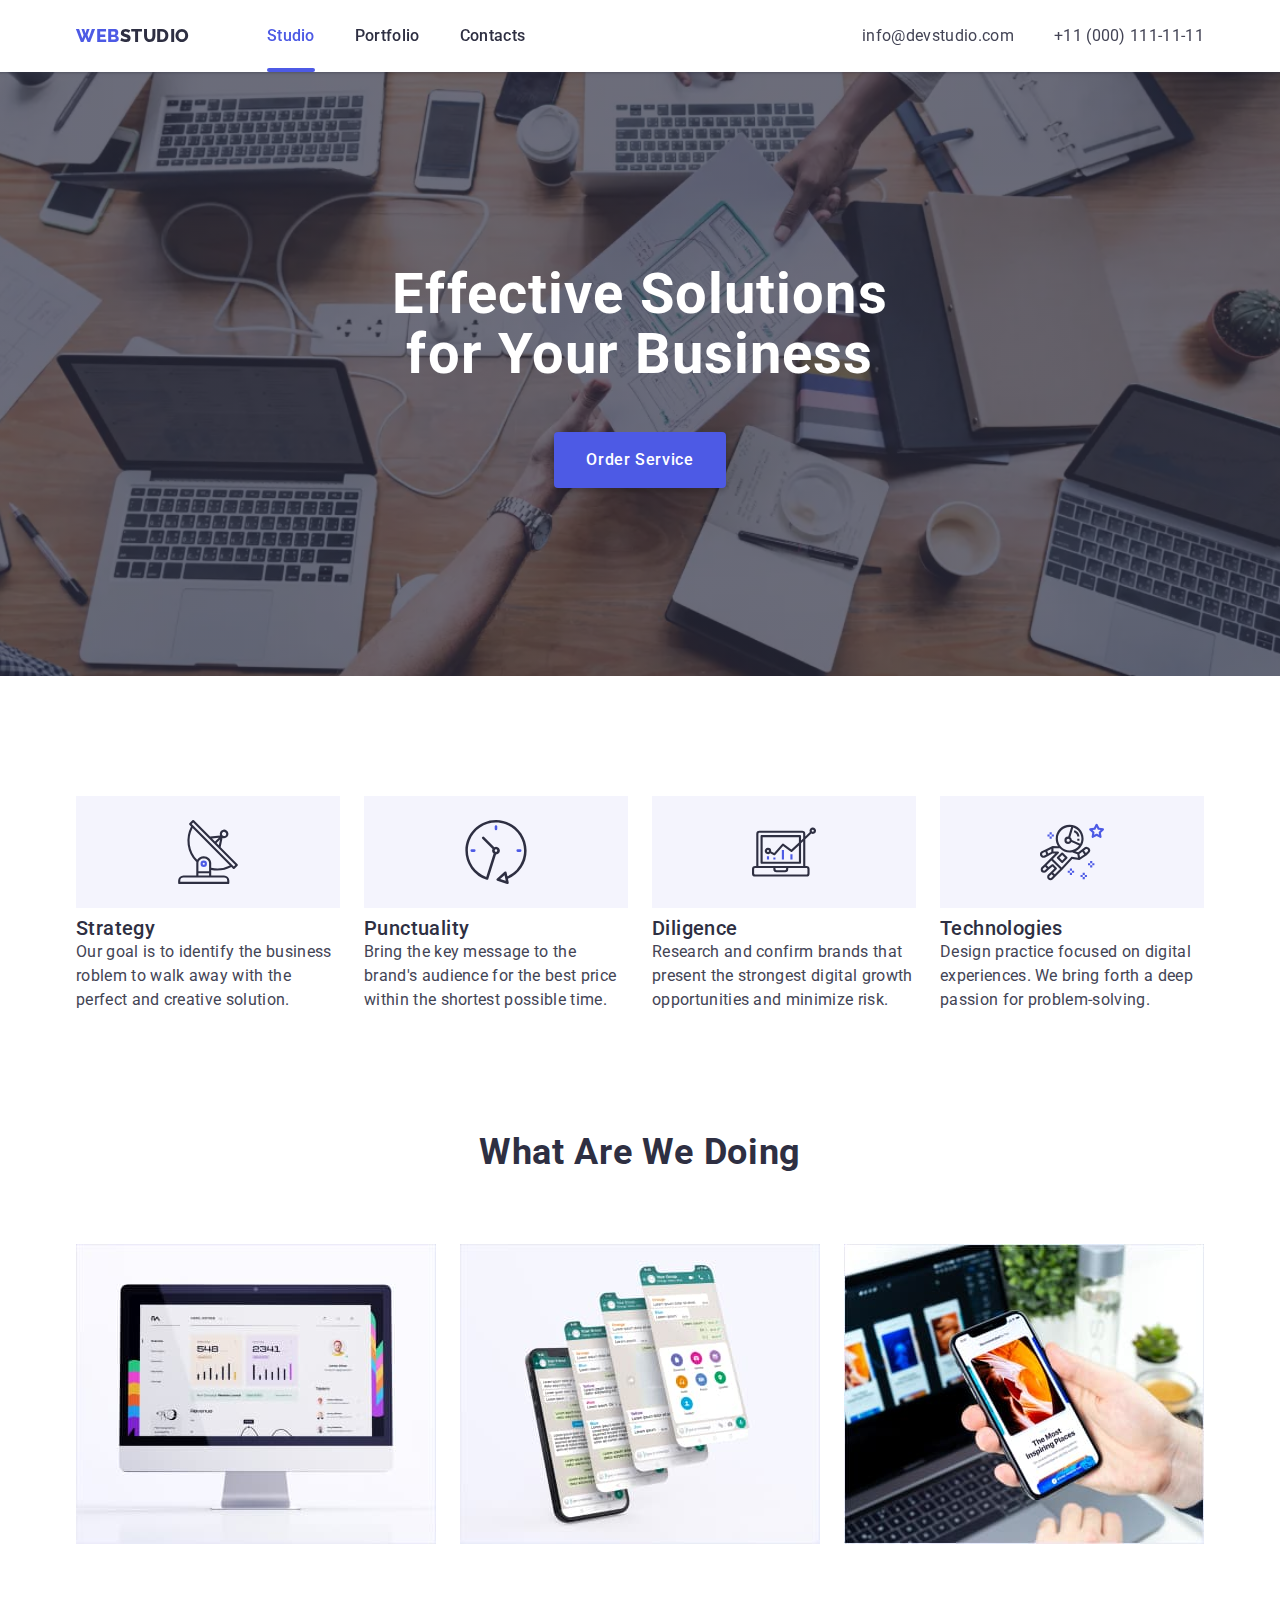
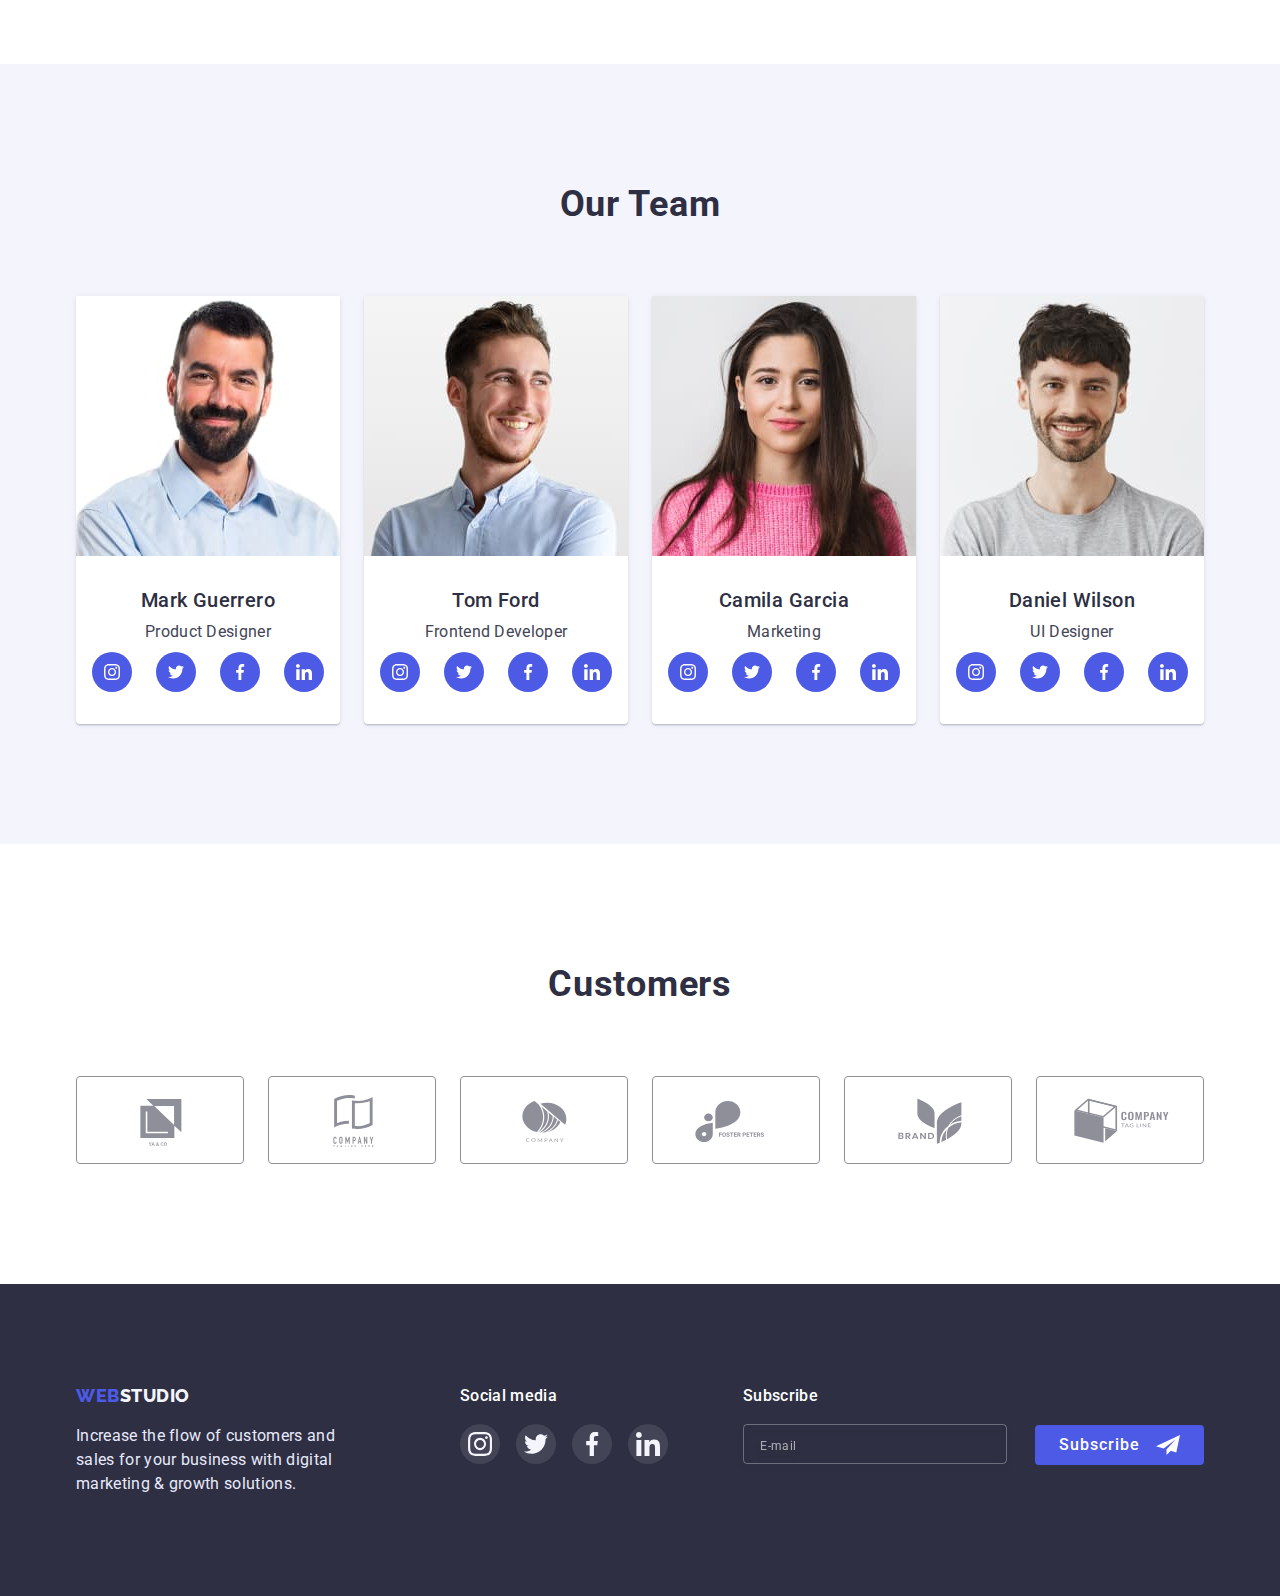
<file: index.html>
<!DOCTYPE html>
<html lang="en">
  <head>
    <meta charset="UTF-8" />
    <meta http-equiv="X-UA-Compatible" content="IE=edge" />
    <meta name="viewport" content="width=device-width, initial-scale=1.0" />
    <title>WebStudio</title>
    <!-- Fonts link -->
    <link rel="preconnect" href="https://fonts.googleapis.com" />
    <link rel="preconnect" href="https://fonts.gstatic.com" crossorigin />
    <link
      href="https://fonts.googleapis.com/css2?family=Raleway:wght@800&family=Roboto:wght@400;500;700;900&display=swap"
      rel="stylesheet"
    />
    <!-- Styles link -->
    <link href="https://unpkg.com/aos@2.3.1/dist/aos.css" rel="stylesheet" />
    <link
      rel="stylesheet"
      href="https://cdnjs.cloudflare.com/ajax/libs/animate.css/4.1.1/animate.min.css"
    />
    <link
      rel="stylesheet"
      href="https://cdnjs.cloudflare.com/ajax/libs/modern-normalize/1.1.0/modern-normalize.css"
    />
    <link rel="stylesheet" href="./styles/styles.css" />
    <link rel="stylesheet" href="./styles/mobile.css" />
    <link rel="stylesheet" href="./styles/tablet.css" />
    <link rel="stylesheet" href="./styles/desktop.css" />
  </head>

  <body class="site-body">
    <!-- Main page -->
    <!-- Header -->
    <header class="header">
      <div class="container header-container">
        <nav class="header-nav">
          <a href="./index.html" class="logo link"
            >Web<span class="logo-part-header">Studio</span></a
          >
          <ul class="nav-list list">
            <li class="nav-item">
              <a href="./index.html" class="link nav-link current">Studio</a>
            </li>
            <li class="nav-item">
              <a href="./portfolio.html" class="link nav-link">Portfolio</a>
            </li>
            <li class="nav-item">
              <a href="./contact.html" class="link nav-link">Contacts</a>
            </li>
          </ul>
        </nav>
        <ul class="contact-list list">
          <li class="contact-item">
            <a href="mailto:info@devstudio.com" class="link contact-link"
              >info@devstudio.com</a
            >
          </li>
          <li class="contact-item">
            <a href="tel:+110001111111" class="link contact-link"
              >+11 (000) 111-11-11</a
            >
          </li>
        </ul>
        <!-- Btn Hamburger -->
        <button
          type="button"
          aria-label="menu-open-btn"
          class="menu-open-btn"
          data-menu-open
        >
          <svg class="menu-open-icon" width="32" height="22">
            <use href="./images/sprite.svg#icon-menu-hamburger"></use>
          </svg>
        </button>
      </div>
      <!-- Mobile Menu -->
      <div class="mobile-menu is-hidden is-open" data-menu>
        <div class="menu-container">
          <button
            type="button"
            aria-label="menu-close-btn"
            class="menu-close-btn"
            data-menu-close
          >
            <svg class="menu-close-icon" width="8" height="8">
              <use href="./images/sprite.svg#icon-close"></use>
            </svg>
          </button>
          <nav class="menu-nav">
            <ul class="menu-nav-list list">
              <li class="menu-nav-item">
                <a href="./index.html" class="link menu-nav-link current"
                  >Studio</a
                >
              </li>
              <li class="menu-nav-item">
                <a href="./portfolio.html" class="link menu-nav-link"
                  >Portfolio</a
                >
              </li>
              <li class="menu-nav-item">
                <a href="./contact.html" class="link menu-nav-link">Contacts</a>
              </li>
            </ul>
          </nav>
          <div class="menu-wrap">
            <ul class="menu-contact-list list">
              <li class="menu-contact-item">
                <a href="tel:+110001111111" class="link menu-tel-link"
                  >+11 (000) 111-11-11</a
                >
              </li>
              <li class="menu-contact-item">
                <a
                  href="mailto:info@devstudio.com"
                  class="link menu-mailto-link"
                  >info@devstudio.com</a
                >
              </li>
            </ul>
            <ul class="menu-social-list list">
              <li class="menu-social-item">
                <a href="" class="menu-social-link link">
                  <svg class="menu-social-icon" width="16" height="16">
                    <use href="./images/sprite.svg#icon-instagram"></use>
                  </svg>
                </a>
              </li>
              <li class="menu-social-item">
                <a href="" class="menu-social-link link">
                  <svg class="menu-social-icon" width="16" height="16">
                    <use href="./images/sprite.svg#icon-twitter"></use>
                  </svg>
                </a>
              </li>
              <li class="menu-social-item">
                <a href="" class="menu-social-link link">
                  <svg class="menu-social-icon" width="16" height="16">
                    <use href="./images/sprite.svg#icon-facebook"></use>
                  </svg>
                </a>
              </li>
              <li class="menu-social-item">
                <a href="" class="menu-social-link link">
                  <svg class="menu-social-icon" width="16" height="16">
                    <use href="./images/sprite.svg#icon-linkedin"></use>
                  </svg>
                </a>
              </li>
            </ul>
          </div>
        </div>
      </div>
    </header>
    <main>
      <!-- Section Banner -->
      <section class="banner-section overlay">
        <div class="container banner-container">
          <h1 class="banner-title animate__animated animate__bounce">
            Effective Solutions for Your Business
          </h1>
          <button class="banner-btn" type="button" data-modal-open>
            Order Service
          </button>
        </div>
      </section>
      <!-- Section our benefits -->
      <section class="section benefits-section">
        <div class="container">
          <h2 class="visually-hidden">Our Benefits</h2>
          <ul class="benefits-set list">
            <li class="benefits-item icon-antenna">
              <h3 class="section-subtitle">Strategy</h3>
              <p>
                Our goal is to identify the business roblem to walk away with
                the perfect and creative solution.
              </p>
            </li>
            <li class="benefits-item icon-clock">
              <h3 class="section-subtitle">Punctuality</h3>
              <p>
                Bring the key message to the brand's audience for the best price
                within the shortest possible time.
              </p>
            </li>
            <li class="benefits-item icon-diagram">
              <h3 class="section-subtitle">Diligence</h3>
              <p>
                Research and confirm brands that present the strongest digital
                growth opportunities and minimize risk.
              </p>
            </li>
            <li class="benefits-item icon-astronaut">
              <h3 class="section-subtitle">Technologies</h3>
              <p>
                Design practice focused on digital experiences. We bring forth a
                deep passion for problem-solving.
              </p>
            </li>
          </ul>
        </div>
      </section>
      <!-- Section what are we doing -->
      <section class="section about-section">
        <h2 class="section-title">What Are We Doing</h2>
        <div class="container">
          <ul class="about-set list">
            <li class="about-item">
              <img
                srcset="./images/screen-2x.jpg 2x"
                src="./images/screen.jpg"
                alt="Screen with the application page open"
                width="360"
                height="300"
              />
            </li>
            <li class="about-item">
              <img
                srcset="./images/mobile-pages-2x.jpg 2x"
                src="./images/mobile-pages.jpg"
                alt="4 pages of the mobile application on the phone"
                width="360"
                height="300"
              />
            </li>
            <li class="about-item">
              <img
                srcset="./images/mobile-app-2x.jpg 2x"
                src="./images/mobile-app.jpg"
                alt="Open application on phone and laptop"
                width="360"
                height="300"
              />
            </li>
          </ul>
        </div>
      </section>
      <!-- Section Our Team -->
      <section class="section team-section">
        <div class="container">
          <h2 class="section-title">Our Team</h2>
          <ul class="team-set list">
            <li class="team-item">
              <img
                srcset="./images/guerrero-2x.jpg 2x"
                src="./images/guerrero.jpg"
                alt="Photo of a Guerrero employee"
                width="264"
                height="260"
              />
              <div class="card-content">
                <h3 class="team-card-name">Mark Guerrero</h3>
                <p class="team-card-position">Product Designer</p>
                <ul class="social-list list">
                  <li class="social-item">
                    <a href="" class="social-link link">
                      <svg class="social-icon" width="16" height="16">
                        <use href="./images/sprite.svg#icon-instagram"></use>
                      </svg>
                    </a>
                  </li>
                  <li class="social-item">
                    <a href="" class="social-link link">
                      <svg class="social-icon" width="16" height="16">
                        <use href="./images/sprite.svg#icon-twitter"></use>
                      </svg>
                    </a>
                  </li>
                  <li class="social-item">
                    <a href="" class="social-link link">
                      <svg class="social-icon" width="16" height="16">
                        <use href="./images/sprite.svg#icon-facebook"></use>
                      </svg>
                    </a>
                  </li>
                  <li class="social-item">
                    <a href="" class="social-link link">
                      <svg class="social-icon" width="16" height="16">
                        <use href="./images/sprite.svg#icon-linkedin"></use>
                      </svg>
                    </a>
                  </li>
                </ul>
              </div>
            </li>
            <li class="team-item">
              <img
                srcset="./images/ford-2x.jpg 2x"
                src="./images/ford.jpg"
                alt="Photo of a Ford employee"
                width="264"
                height="260"
              />
              <div class="card-content">
                <h3 class="team-card-name">Tom Ford</h3>
                <p class="team-card-position">Frontend Developer</p>
                <ul class="social-list list">
                  <li class="social-item">
                    <a href="" class="social-link link">
                      <svg class="social-icon" width="16" height="16">
                        <use href="./images/sprite.svg#icon-instagram"></use>
                      </svg>
                    </a>
                  </li>
                  <li class="social-item">
                    <a href="" class="social-link link">
                      <svg class="social-icon" width="16" height="16">
                        <use href="./images/sprite.svg#icon-twitter"></use>
                      </svg>
                    </a>
                  </li>
                  <li class="social-item">
                    <a href="" class="social-link link">
                      <svg class="social-icon" width="16" height="16">
                        <use href="./images/sprite.svg#icon-facebook"></use>
                      </svg>
                    </a>
                  </li>
                  <li class="social-item">
                    <a href="" class="social-link link">
                      <svg class="social-icon" width="16" height="16">
                        <use href="./images/sprite.svg#icon-linkedin"></use>
                      </svg>
                    </a>
                  </li>
                </ul>
              </div>
            </li>
            <li class="team-item">
              <img
                srcset="./images/garcia-2x.jpg 2x"
                src="./images/garcia.jpg"
                alt="Photo of a Garcia employee"
                width="264"
                height="260"
              />
              <div class="card-content">
                <h3 class="team-card-name">Camila Garcia</h3>
                <p class="team-card-position">Marketing</p>
                <ul class="social-list list">
                  <li class="social-item">
                    <a href="" class="social-link link">
                      <svg class="social-icon" width="16" height="16">
                        <use href="./images/sprite.svg#icon-instagram"></use>
                      </svg>
                    </a>
                  </li>
                  <li class="social-item">
                    <a href="" class="social-link link">
                      <svg class="social-icon" width="16" height="16">
                        <use href="./images/sprite.svg#icon-twitter"></use>
                      </svg>
                    </a>
                  </li>
                  <li class="social-item">
                    <a href="" class="social-link link">
                      <svg class="social-icon" width="16" height="16">
                        <use href="./images/sprite.svg#icon-facebook"></use>
                      </svg>
                    </a>
                  </li>
                  <li class="social-item">
                    <a href="" class="social-link link">
                      <svg class="social-icon" width="16" height="16">
                        <use href="./images/sprite.svg#icon-linkedin"></use>
                      </svg>
                    </a>
                  </li>
                </ul>
              </div>
            </li>
            <li class="team-item">
              <img
                srcset="./images/wilson-2x.jpg 2x"
                src="./images/wilson.jpg"
                alt="Photo of a Wilson employee"
                width="264"
                height="260"
              />
              <div class="card-content">
                <h3 class="team-card-name">Daniel Wilson</h3>
                <p class="team-card-position">UI Designer</p>
                <ul class="social-list list">
                  <li class="social-item">
                    <a href="" class="social-link link">
                      <svg class="social-icon" width="16" height="16">
                        <use href="./images/sprite.svg#icon-instagram"></use>
                      </svg>
                    </a>
                  </li>
                  <li class="social-item">
                    <a href="" class="social-link link">
                      <svg class="social-icon" width="16" height="16">
                        <use href="./images/sprite.svg#icon-twitter"></use>
                      </svg>
                    </a>
                  </li>
                  <li class="social-item">
                    <a href="" class="social-link link">
                      <svg class="social-icon" width="16" height="16">
                        <use href="./images/sprite.svg#icon-facebook"></use>
                      </svg>
                    </a>
                  </li>
                  <li class="social-item">
                    <a href="" class="social-link link">
                      <svg class="social-icon" width="16" height="16">
                        <use href="./images/sprite.svg#icon-linkedin"></use>
                      </svg>
                    </a>
                  </li>
                </ul>
              </div>
            </li>
          </ul>
        </div>
      </section>
      <!-- Section Customers -->
      <section class="section clients-section">
        <div class="container">
          <h2 class="section-title">Customers</h2>
          <ul class="clients-list list">
            <li class="clients-item">
              <a href="" class="clients-link link">
                <svg class="clients-icon" width="104" height="56">
                  <use href="./images/sprite.svg#icon-logo-one"></use>
                </svg>
              </a>
            </li>
            <li class="clients-item">
              <a href="" class="clients-link link">
                <svg class="clients-icon" width="104" height="56">
                  <use href="./images/sprite.svg#icon-logo-two"></use>
                </svg>
              </a>
            </li>
            <li class="clients-item">
              <a href="" class="clients-link link">
                <svg class="clients-icon" width="104" height="56">
                  <use href="./images/sprite.svg#icon-logo-three"></use>
                </svg>
              </a>
            </li>
            <li class="clients-item">
              <a href="" class="clients-link link">
                <svg class="clients-icon" width="104" height="56">
                  <use href="./images/sprite.svg#icon-logo-four"></use>
                </svg>
              </a>
            </li>
            <li class="clients-item">
              <a href="" class="clients-link link">
                <svg class="clients-icon" width="104" height="56">
                  <use href="./images/sprite.svg#icon-logo-five"></use>
                </svg>
              </a>
            </li>
            <li class="clients-item">
              <a href="" class="clients-link link">
                <svg class="clients-icon" width="104" height="56">
                  <use href="./images/sprite.svg#icon-logo-six"></use>
                </svg>
              </a>
            </li>
          </ul>
        </div>
      </section>
    </main>
    <!-- Footer -->
    <footer class="footer">
      <div class="container footer-container">
        <div class="footer-wrapper">
          <a href="./index.html" class="logo link"
            >Web<span class="logo-part-footer">Studio</span></a
          >
          <p class="footer-text">
            Increase the flow of customers and sales for your business with
            digital marketing & growth solutions.
          </p>
        </div>
        <div class="footer-wrap">
          <h3 class="footer-title">Social media</h3>
          <ul class="footer-social-list list">
            <li class="footer-social-item">
              <a href="" class="footer-social-link link">
                <svg class="footer-social-icon" width="24" height="24">
                  <use href="./images/sprite.svg#icon-instagram"></use>
                </svg>
              </a>
            </li>
            <li class="footer-social-item">
              <a href="" class="footer-social-link link">
                <svg class="footer-social-icon" width="24" height="24">
                  <use href="./images/sprite.svg#icon-twitter"></use>
                </svg>
              </a>
            </li>
            <li class="footer-social-item">
              <a href="" class="footer-social-link link">
                <svg class="footer-social-icon" width="24" height="24">
                  <use href="./images/sprite.svg#icon-facebook"></use>
                </svg>
              </a>
            </li>
            <li class="footer-social-item">
              <a href="" class="footer-social-link link">
                <svg class="footer-social-icon" width="24" height="24">
                  <use href="./images/sprite.svg#icon-linkedin"></use>
                </svg>
              </a>
            </li>
          </ul>
        </div>
        <div class="footer-subscribe">
          <h3 class="footer-title">Subscribe</h3>
          <form class="footer-form">
            <label for="user-email-subscribe" class="visually-hidden"
              >E-mail</label
            >
            <input
              type="email"
              class="footer-input"
              name="user-email-subscribe"
              id="user-email-subscribe"
              placeholder="E-mail"
            />
            <button type="submit" class="footer-btn">Subscribe</button>
          </form>
        </div>
      </div>
    </footer>
    <!-- Modal window  -->
    <div class="backdrop is-hidden" data-modal>
      <div class="modal">
        <button
          type="button"
          aria-label="modal-close"
          class="modal-close-btn"
          data-modal-close
        >
          <svg class="modal-icon" width="8" height="8">
            <use href="./images/sprite.svg#icon-close"></use>
          </svg>
        </button>
        <p class="modal-title">Leave your contacts and we will call you back</p>
        <form class="modal-form">
          <div class="modal-field">
            <label for="user-name" class="input-text">Name</label>
            <div class="input-wrap">
              <input
                type="text"
                class="modal-input"
                name="user-name"
                id="user-name"
                required
              />
              <svg class="input-icon" width="18" height="18">
                <use href="./images/sprite.svg#icon-person"></use>
              </svg>
            </div>
          </div>
          <div class="modal-field">
            <label for="user-phone" class="input-text">Phone</label>
            <div class="input-wrap">
              <input
                type="tel"
                class="modal-input"
                name="user-phone"
                id="user-phone"
                required
              />
              <svg class="input-icon" width="18" height="24">
                <use href="./images/sprite.svg#icon-phone"></use>
              </svg>
            </div>
          </div>
          <div class="modal-field">
            <label for="user-email" class="input-text">Email</label>
            <div class="input-wrap">
              <input
                type="email"
                class="modal-input"
                name="user-email"
                id="user-email"
              />
              <svg class="input-icon" width="18" height="24">
                <use href="./images/sprite.svg#icon-email"></use>
              </svg>
            </div>
          </div>
          <div class="modal-comment-field">
            <label for="user-comment" class="input-text">Comment</label>
            <textarea
              name="user-comment"
              id="user-comment"
              class="modal-comment"
              placeholder="Text input"
            ></textarea>
          </div>
          <div class="modal-check-field">
            <input
              type="checkbox"
              name="privacy"
              id="privacy"
              value="true"
              class="input-check visually-hidden"
            />
            <label for="privacy" class="check-text"
              >I accept the terms and conditions of the
              <a href="#" class="privacy-link">Privacy Policy</a></label
            >
          </div>
          <button type="submit" class="modal-btn">Send</button>
        </form>
      </div>
    </div>
    <!-- Script -->
    <script src="https://unpkg.com/aos@2.3.1/dist/aos.js"></script>
    <script>
      AOS.init();
    </script>
    <script src="./js/modal.js"></script>
    <script src="./js/menu.js"></script>
  </body>
</html>
</file>
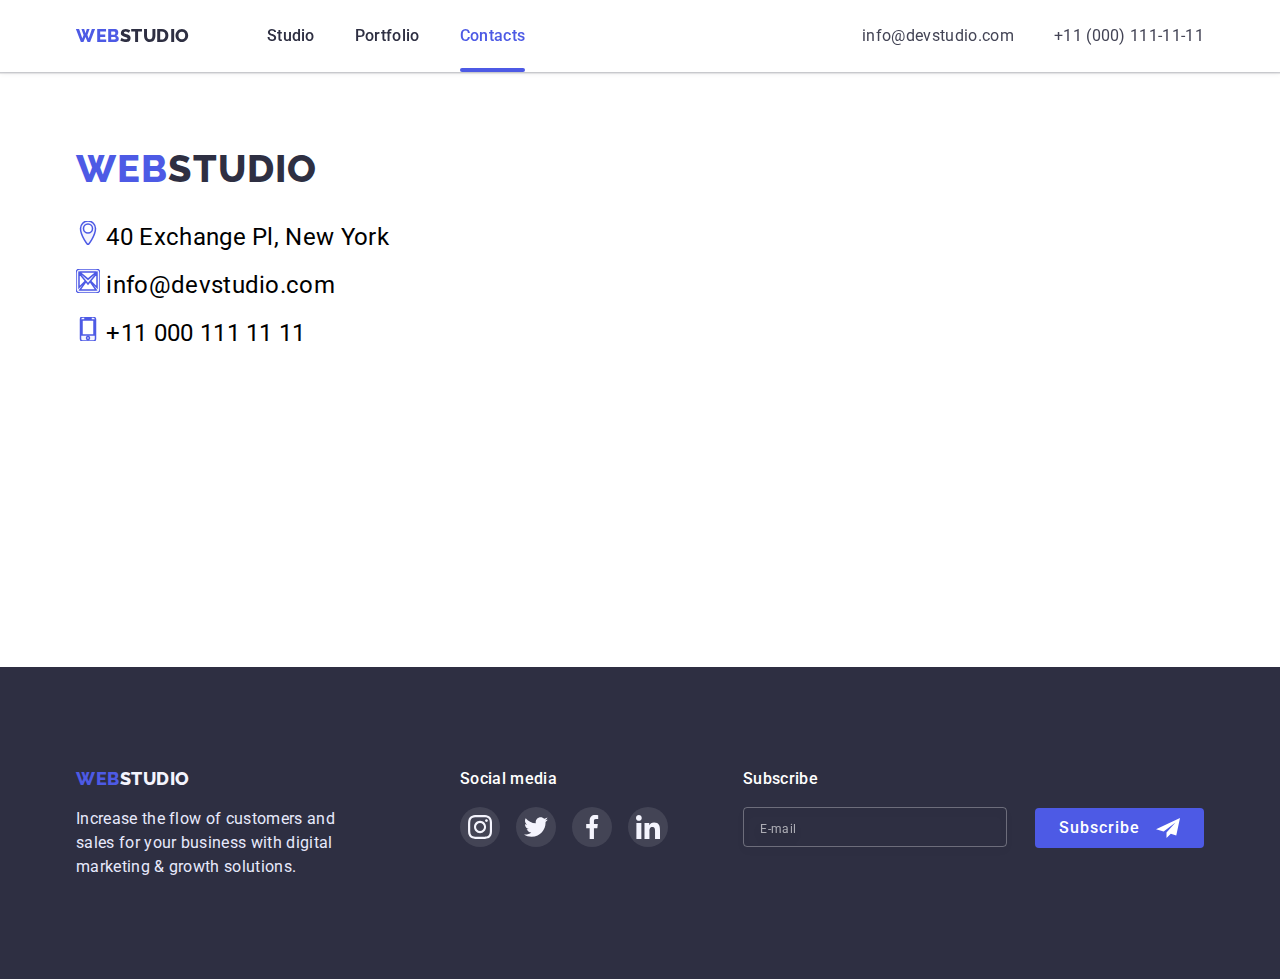
<file: contact.html>
<!DOCTYPE html>
<html lang="en">
<head>
  <meta charset="UTF-8" />
  <meta http-equiv="X-UA-Compatible" content="IE=edge" />
  <meta name="viewport" content="width=device-width, initial-scale=1.0" />
  <title>WebStudio</title>
  <!-- Fonts link -->
  <link rel="preconnect" href="https://fonts.googleapis.com" />
  <link rel="preconnect" href="https://fonts.gstatic.com" crossorigin />
  <link
          href="https://fonts.googleapis.com/css2?family=Raleway:wght@800&family=Roboto:wght@400;500;700;900&display=swap"
          rel="stylesheet"
  />
  <!-- Styles link -->
  <link href="https://unpkg.com/aos@2.3.1/dist/aos.css" rel="stylesheet" />
  <link
          rel="stylesheet"
          href="https://cdnjs.cloudflare.com/ajax/libs/animate.css/4.1.1/animate.min.css"
  />
  <link
          rel="stylesheet"
          href="https://cdnjs.cloudflare.com/ajax/libs/modern-normalize/1.1.0/modern-normalize.css"
  />
  <link rel="stylesheet" href="./styles/styles.css" />
  <link rel="stylesheet" href="./styles/mobile.css" />
  <link rel="stylesheet" href="./styles/tablet.css" />
  <link rel="stylesheet" href="./styles/desktop.css" />
</head>
<body>
<!-- Header -->
<header class="header">
  <div class="container header-container">
    <nav class="header-nav">
      <a href="./index.html" class="logo link"
      >Web<span class="logo-part-header">Studio</span></a
      >
      <ul class="nav-list list">
        <li class="nav-item">
          <a href="./index.html" class="link nav-link ">Studio</a>
        </li>
        <li class="nav-item">
          <a href="./portfolio.html" class="link nav-link">Portfolio</a>
        </li>
        <li class="nav-item">
          <a href="./contact.html" class="link nav-link current">Contacts</a>
        </li>
      </ul>
    </nav>
    <ul class="contact-list list">
      <li class="contact-item">
        <a href="mailto:info@devstudio.com" class="link contact-link"
        >info@devstudio.com</a
        >
      </li>
      <li class="contact-item">
        <a href="tel:+110001111111" class="link contact-link"
        >+11 (000) 111-11-11</a
        >
      </li>
    </ul>
    <!-- Btn Hamburger -->
    <button
            type="button"
            aria-label="menu-open-btn"
            class="menu-open-btn"
            data-menu-open
    >
      <svg class="menu-open-icon" width="32" height="22">
        <use href="./images/sprite.svg#icon-menu-hamburger"></use>
      </svg>
    </button>
  </div>
  <!-- Mobile Menu -->
  <div class="mobile-menu is-hidden is-open" data-menu>
    <div class="menu-container">
      <button
              type="button"
              aria-label="menu-close-btn"
              class="menu-close-btn"
              data-menu-close
      >
        <svg class="menu-close-icon" width="8" height="8">
          <use href="./images/sprite.svg#icon-close"></use>
        </svg>
      </button>
      <nav class="menu-nav">
        <ul class="menu-nav-list list">
          <li class="menu-nav-item">
            <a href="./index.html" class="link menu-nav-link "
            >Studio</a
            >
          </li>
          <li class="menu-nav-item">
            <a href="./portfolio.html" class="link menu-nav-link"
            >Portfolio</a
            >
          </li>
          <li class="menu-nav-item">
            <a href="./contact.html" class="link menu-nav-link current">Contacts</a>
          </li>
        </ul>
      </nav>
      <div class="menu-wrap">
        <ul class="menu-contact-list list">
          <li class="menu-contact-item">
            <a href="tel:+110001111111" class="link menu-tel-link"
            >+11 (000) 111-11-11</a
            >
          </li>
          <li class="menu-contact-item">
            <a
            href="mailto:info@devstudio.com"
            class="link menu-mailto-link"
            >info@devstudio.com</a
            >
          </li>
        </ul>
        <ul class="menu-social-list list">
          <li class="menu-social-item">
            <a href="" class="menu-social-link link">
              <svg class="menu-social-icon" width="16" height="16">
                <use href="./images/sprite.svg#icon-instagram"></use>
              </svg>
            </a>
          </li>
          <li class="menu-social-item">
            <a href="" class="menu-social-link link">
              <svg class="menu-social-icon" width="16" height="16">
                <use href="./images/sprite.svg#icon-twitter"></use>
              </svg>
            </a>
          </li>
          <li class="menu-social-item">
            <a href="" class="menu-social-link link">
              <svg class="menu-social-icon" width="16" height="16">
                <use href="./images/sprite.svg#icon-facebook"></use>
              </svg>
            </a>
          </li>
          <li class="menu-social-item">
            <a href="" class="menu-social-link link">
              <svg class="menu-social-icon" width="16" height="16">
                <use href="./images/sprite.svg#icon-linkedin"></use>
              </svg>
            </a>
          </li>
        </ul>
      </div>
    </div>
  </div>
</header>
<main>
  <section class="section">
    <div class="container contact-container">

        <address class="text-address">
          <div class="contact-wrap">
            <a href="./index.html" class="logo contact-title link"
            >Web<span class="logo-part-header">Studio</span></a
            >

          <ul class="list">
            <li class="address-item">
              <a
              href="https://goo.gl/maps/B9wEgt16XHg4W7CFA"
              target="_blank"
              rel="noopener noreferrer nofollow"
              class="link address-link"
              >
                <svg class="icon-contacts" width="24" height="24">
                  <use href="./images/sprite.svg#icon-location"></use>
                </svg>
                40 Exchange Pl, New York
              </a>
            </li>
            <li class="link address-item">
              <a href="mailto:info@devstudio.com" class="link address-link"
              >
                <svg class="icon-contacts" width="24" height="24">
                  <use href="./images/sprite.svg#icon-mail"></use>
                </svg>
                info@devstudio.com</a
              >
            </li>
            <li class="link address-item">
              <a href="tel:+110001111111" class="link address-link"
              >
                <svg class="icon-contacts" width="24" height="24">
                  <use href="./images/sprite.svg#icon-mobile"></use>
                </svg>
                +11 000 111 11 11</a
              >
            </li>
          </ul>
        </div>
        <div class="map">
          <iframe
                  class="map-size"
                  src="https://www.google.com/maps/embed?pb=!1m14!1m8!1m3!1d96785.77344307199!2d-74.0926475!3d40.705788!3m2!1i1024!2i768!4f13.1!3m3!1m2!1s0x89c25a16ed7869fd%3A0x464c0d4ccbea0a77!2sWeb%20Design%20Studio!5e0!3m2!1sen!2sua!4v1689159130887!5m2!1sen!2sua"
                  width="100%"
                  height="220"
                  style="border: 0"
                  allowfullscreen=""
                  loading="lazy"
                  referrerpolicy="no-referrer-when-downgrade"
          ></iframe>
        </div>
      </address>
    </div>
  </section>
</main>
<!-- Footer -->
<footer class="footer">
  <div class="container footer-container">
    <div class="footer-wrapper">
      <a href="./index.html" class="logo link"
      >Web<span class="logo-part-footer">Studio</span></a
      >
      <p class="footer-text">
        Increase the flow of customers and sales for your business with
        digital marketing & growth solutions.
      </p>
    </div>
    <div class="footer-wrap">
      <h3 class="footer-title">Social media</h3>
      <ul class="footer-social-list list">
        <li class="footer-social-item">
          <a href="" class="footer-social-link link">
            <svg class="footer-social-icon" width="24" height="24">
              <use href="./images/sprite.svg#icon-instagram"></use>
            </svg>
          </a>
        </li>
        <li class="footer-social-item">
          <a href="" class="footer-social-link link">
            <svg class="footer-social-icon" width="24" height="24">
              <use href="./images/sprite.svg#icon-twitter"></use>
            </svg>
          </a>
        </li>
        <li class="footer-social-item">
          <a href="" class="footer-social-link link">
            <svg class="footer-social-icon" width="24" height="24">
              <use href="./images/sprite.svg#icon-facebook"></use>
            </svg>
          </a>
        </li>
        <li class="footer-social-item">
          <a href="" class="footer-social-link link">
            <svg class="footer-social-icon" width="24" height="24">
              <use href="./images/sprite.svg#icon-linkedin"></use>
            </svg>
          </a>
        </li>
      </ul>
    </div>
    <div class="footer-subscribe">
      <h3 class="footer-title">Subscribe</h3>
      <form class="footer-form">
        <label for="user-email-subscribe" class="visually-hidden"
        >E-mail</label
        >
        <input
                type="email"
                class="footer-input"
                name="user-email-subscribe"
                id="user-email-subscribe"
                placeholder="E-mail"
        />
        <button type="submit" class="footer-btn">Subscribe</button>
      </form>
    </div>
  </div>
</footer>

<script src="./js/menu.js"></script>
</body>
</html>
</file>
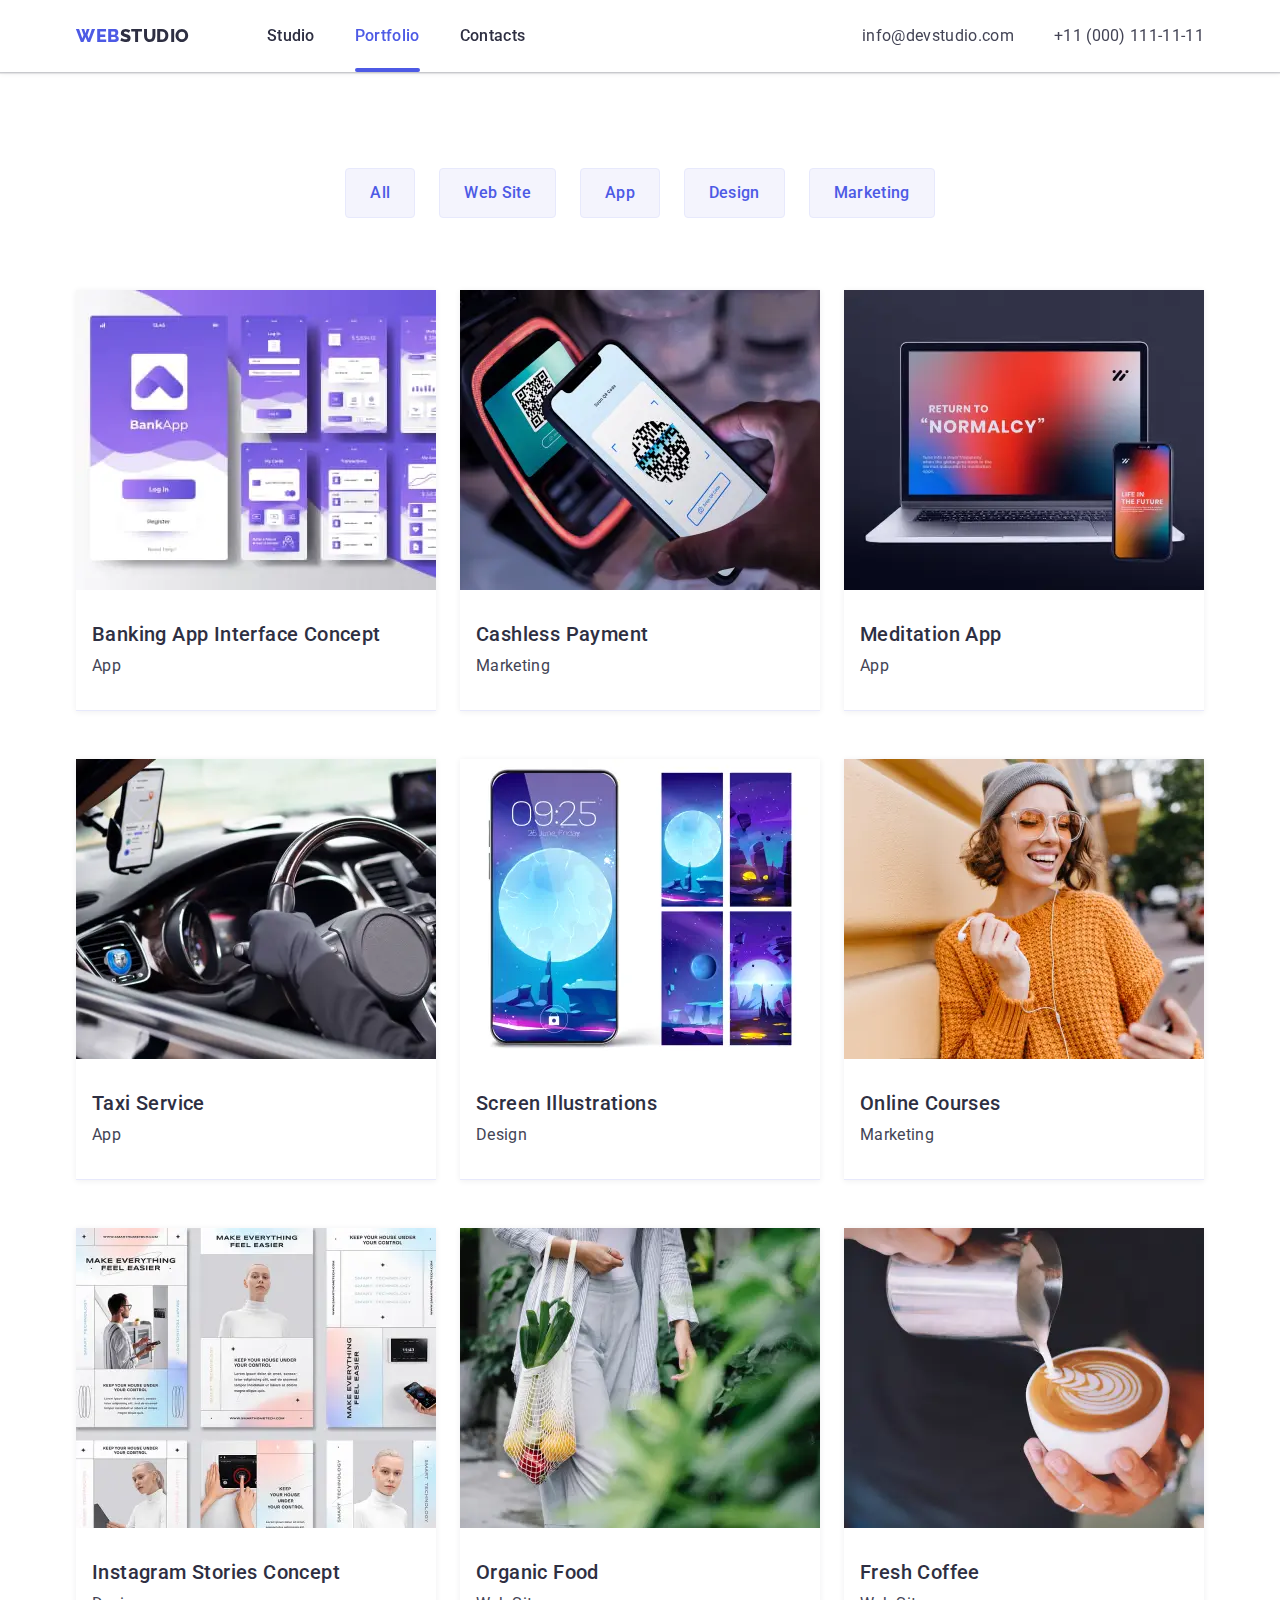
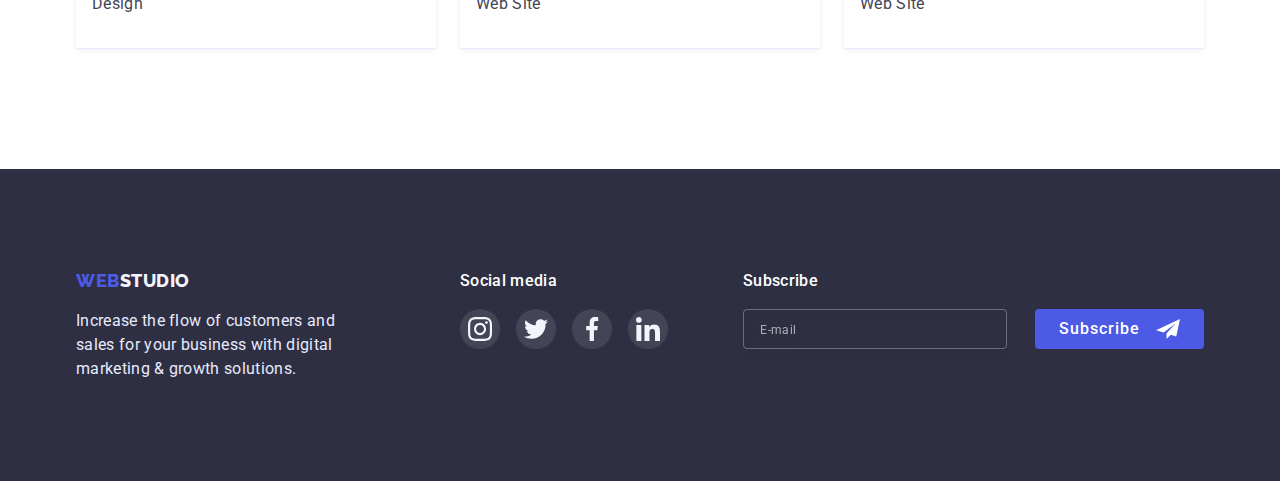
<file: portfolio.html>
<!DOCTYPE html>
<html lang="en">
  <head>
    <meta charset="UTF-8" />
    <meta http-equiv="X-UA-Compatible" content="IE=edge" />
    <meta name="viewport" content="width=device-width, initial-scale=1.0" />
    <title>Portfolio</title>
    <!-- Fonts link -->
    <link rel="preconnect" href="https://fonts.googleapis.com" />
    <link rel="preconnect" href="https://fonts.gstatic.com" crossorigin />
    <link
      href="https://fonts.googleapis.com/css2?family=Raleway:wght@800&family=Roboto:wght@400;500;700;900&display=swap"
      rel="stylesheet"
    />
    <!-- Styles link -->
    <link href="https://unpkg.com/aos@2.3.1/dist/aos.css" rel="stylesheet" />
    <link
      rel="stylesheet"
      href="https://cdnjs.cloudflare.com/ajax/libs/animate.css/4.1.1/animate.min.css"
    />
    <link
      rel="stylesheet"
      href="https://cdnjs.cloudflare.com/ajax/libs/modern-normalize/1.1.0/modern-normalize.css"
    />
    <link rel="stylesheet" href="./styles/styles.css" />
    <link rel="stylesheet" href="./styles/mobile.css" />
    <link rel="stylesheet" href="./styles/tablet.css" />
    <link rel="stylesheet" href="./styles/desktop.css" />
  </head>

  <body>
    <!-- Portfolio page -->
    <!-- Header -->
    <header class="header">
      <div class="container header-container">
        <nav class="header-nav">
          <a href="./index.html" class="logo link"
            >Web<span class="logo-part-header">Studio</span></a
          >
          <ul class="nav-list list">
            <li class="nav-item">
              <a href="./index.html" class="link nav-link">Studio</a>
            </li>
            <li class="nav-item">
              <a href="./portfolio.html" class="link nav-link current"
                >Portfolio</a
              >
            </li>
            <li class="nav-item">
              <a href="./contact.html" class="link nav-link">Contacts</a>
            </li>
          </ul>
        </nav>
        <ul class="contact-list list">
          <li class="contact-item">
            <a href="mailto:info@devstudio.com" class="link contact-link"
              >info@devstudio.com</a
            >
          </li>
          <li class="contact-item">
            <a href="tel:+110001111111" class="link contact-link"
              >+11 (000) 111-11-11</a
            >
          </li>
        </ul>
        <!-- Btn Hamburger -->
        <button
          type="button"
          aria-label="menu-open-btn"
          class="menu-open-btn"
          data-menu-open
        >
          <svg class="menu-open-icon" width="32" height="22">
            <use href="./images/sprite.svg#icon-menu-hamburger"></use>
          </svg>
        </button>
      </div>
      <!-- Mobile Menu -->
      <div class="mobile-menu is-hidden" data-menu>
        <div class="menu-container">
          <button
            type="button"
            aria-label="menu-close-btn"
            class="menu-close-btn"
            data-menu-close
          >
            <svg class="menu-close-icon" width="8" height="8">
              <use href="./images/sprite.svg#icon-close"></use>
            </svg>
          </button>
          <nav class="menu-nav">
            <ul class="menu-nav-list list">
              <li class="menu-nav-item">
                <a href="./index.html" class="link menu-nav-link">Studio</a>
              </li>
              <li class="menu-nav-item">
                <a href="./portfolio.html" class="link current menu-nav-link"
                  >Portfolio</a
                >
              </li>
              <li class="menu-nav-item">
                <a href="./contact.html" class="link menu-nav-link">Contacts</a>
              </li>
            </ul>
          </nav>
          <div class="menu-wrap">
            <ul class="menu-contact-list list">
              <li class="menu-contact-item">
                <a href="tel:+110001111111" class="link menu-tel-link"
                  >+11 (000) 111-11-11</a
                >
              </li>
              <li class="menu-contact-item">
                <a
                  href="mailto:info@devstudio.com"
                  class="link menu-mailto-link"
                  >info@devstudio.com</a
                >
              </li>
            </ul>
            <ul class="menu-social-list list">
              <li class="menu-social-item">
                <a href="" class="menu-social-link link">
                  <svg class="menu-social-icon" width="16" height="16">
                    <use href="./images/sprite.svg#icon-instagram"></use>
                  </svg>
                </a>
              </li>
              <li class="menu-social-item">
                <a href="" class="menu-social-link link">
                  <svg class="menu-social-icon" width="16" height="16">
                    <use href="./images/sprite.svg#icon-twitter"></use>
                  </svg>
                </a>
              </li>
              <li class="menu-social-item">
                <a href="" class="menu-social-link link">
                  <svg class="menu-social-icon" width="16" height="16">
                    <use href="./images/sprite.svg#icon-facebook"></use>
                  </svg>
                </a>
              </li>
              <li class="menu-social-item">
                <a href="" class="menu-social-link link">
                  <svg class="menu-social-icon" width="16" height="16">
                    <use href="./images/sprite.svg#icon-linkedin"></use>
                  </svg>
                </a>
              </li>
            </ul>
          </div>
        </div>
      </div>
    </header>
    <!-- Portfolio page -->
    <main>
      <section class="section portfolio-section">
        <div class="container">
          <h1 class="visually-hidden">Portfolio</h1>
          <!-- Filters -->
          <ul class="filters radiobutton-set list">
            <li class="filter-item">
              <button class="portfolio-btn" type="button" data-filter="all">All</button>
            </li>
            <li>
              <button class="portfolio-btn" type="button" data-filter="website">Web Site</button>
            </li>
            <li>
              <button class="portfolio-btn" type="button" data-filter="app">App</button>
            </li>
            <li>
              <button class="portfolio-btn" type="button" data-filter="design">Design</button>
            </li>
            <li>
              <button class="portfolio-btn" type="button" data-filter="marketing">Marketing</button>
            </li>
          </ul>
          <ul class="card-set list">
            <li class="project-item" data-cat="app">
              <a
                href="#"
                class="project-link link"
                target="_blank"
                title="BankApp"
                rel="noopener nofollow"
              >
                <div class="project-thumb">
                  <picture>
                    <source
                      media="(min-width: 1200px)"
                      srcset="
                        ./images/desktop/banking-app-desk.webp    1x,
                        ./images/desktop/banking-app-desk@2x.webp 2x
                      "
                    />
                    <source
                      media="(min-width: 1200px)"
                      srcset="
                        ./images/desktop/banking-app-desk.jpg    1x,
                        ./images/desktop/banking-app-desk@2x.jpg 2x
                      "
                    />
                    <source
                      media="(min-width: 768px)"
                      srcset="
                        ./images/tablet/banking-app-tab.webp    1x,
                        ./images/tablet/banking-app-tab@2x.webp 2x
                      "
                    />
                    <source
                      media="(min-width: 768px)"
                      srcset="
                        ./images/tablet/banking-app-tab.jpg    1x,
                        ./images/tablet/banking-app-tab@2x.jpg 2x
                      "
                    />
                    <source
                      media="(max-width: 767px)"
                      srcset="
                        ./images/mobile/banking-app-mob.webp    1x,
                        ./images/mobile/banking-app-mob@2x.webp 2x
                      "
                    />
                    <source
                      media="(max-width: 767px)"
                      srcset="
                        ./images/mobile/banking-app-mob.jpg    1x,
                        ./images/mobile/banking-app-mob@2x.jpg 2x
                      "
                    />
                    <img
                      src="./images/mobile/banking-app-mob.jpg"
                      alt="Banking App Interface Concept"
                      width="396"
                      height="280"
                    />
                  </picture>
                  <p class="text-overlay">
                    14 Stylish and User-Friendly App Design Concepts · Task
                    Manager App · Calorie Tracker App · Exotic Fruit Ecommerce
                    App · Cloud Storage App
                  </p>
                </div>
                <div class="card-content">
                  <h2 class="project-card-heading">
                    Banking App Interface Concept
                  </h2>
                  <p class="project-card-type">App</p>
                </div>
              </a>
            </li>
            <li class="project-item" data-cat="marketing">
              <a
                href="#"
                class="project-link link"
                target="_blank"
                title="QR-code"
                rel="noopener nofollow"
              >
                <div class="project-thumb">
                 <picture>
                  <source
                      media="(min-width: 1200px)"
                      srcset="
                        ./images/desktop/cashless-payment-desk.webp    1x,
                        ./images/desktop/cashless-payment-desk@2x.webp 2x
                      "
                    />
                    <source
                      media="(min-width: 1200px)"
                      srcset="
                        ./images/desktop/cashless-payment-desk.jpg    1x,
                        ./images/desktop/cashless-payment-desk@2x.jpg 2x
                      "
                    />
                    <source
                      media="(min-width: 768px)"
                      srcset="
                        ./images/tablet/cashless-payment-tab.webp    1x,
                        ./images/tablet/cashless-payment-tab@2x.webp 2x
                      "
                    />
                    <source
                      media="(min-width: 768px)"
                      srcset="
                        ./images/tablet/cashless-payment-tab.jpg    1x,
                        ./images/tablet/cashless-payment-tab@2x.jpg 2x
                      "
                    />
                    <source
                      media="(max-width: 767px)"
                      srcset="
                        ./images/mobile/cashless-payment-mob.webp    1x,
                        ./images/mobile/cashless-payment-mob@2x.webp 2x
                      "
                    />
                    <source
                      media="(max-width: 767px)"
                      srcset="
                        ./images/mobile/cashless-payment-mob.jpg    1x,
                        ./images/mobile/cashless-payment-mob@2x.jpg 2x
                      "
                    />
                    <img
                      src="./images/mobile/cashless-payment-mob.jpg"
                      alt="Phone with QR-code"
                      width="396"
                      height="280"
                    />
                 </picture>
                  <p class="text-overlay">
                    14 Stylish and User-Friendly App Design Concepts · Task
                    Manager App · Calorie Tracker App · Exotic Fruit Ecommerce
                    App · Cloud Storage App
                  </p>
                </div>
                <div class="card-content">
                  <h2 class="project-card-heading">Cashless Payment</h2>
                  <p class="project-card-type">Marketing</p>
                </div>
              </a>
            </li>
            <li class="project-item" data-cat="app">
              <a
                href="#"
                class="project-link link"
                target="_blank"
                title="Meditation"
                rel="noopener nofollow"
              >
                <div class="project-thumb">
                  <picture>
                    <source
                    media="(min-width: 1200px)"
                    srcset="
                      images/desktop/meditation-app-desk.webp    1x,
                      images/desktop/meditation-app-desk@2x.webp 2x
                    "
                  />
                  <source
                    media="(min-width: 1200px)"
                    srcset="
                      images/desktop/meditation-app-desk.jpg    1x,
                      images/desktop/meditation-app-desk@2x.jpg 2x
                    "
                  />
                  <source
                    media="(min-width: 768px)"
                    srcset="
                      images/tablet/meditation-app-tab.webp    1x,
                      images/tablet/meditation-app-tab@2x.webp 2x
                    "
                  />
                  <source
                    media="(min-width: 768px)"
                    srcset="
                      images/tablet/meditation-app-tab.jpg    1x,
                      images/tablet/meditation-app-tab@2x.jpg 2x
                    "
                  />
                  <source
                    media="(max-width: 767px)"
                    srcset="
                      images/mobile/meditation-app-mob.webp    1x,
                      images/mobile/meditation-app-mob@2x.webp 2x
                    "
                  />
                  <source
                    media="(max-width: 767px)"
                    srcset="
                      images/mobile/meditation-app-mob.jpg    1x,
                      images/mobile/meditation-app-mob@2x.jpg 2x
                    "
                  />
                    <img
                      src="images/mobile/meditation-app-mob.jpg"
                      alt="Laptop and phone with the app open"
                      width="396"
                      height="280"
                    />
                  </picture>
                  <p class="text-overlay">
                    14 Stylish and User-Friendly App Design Concepts · Task
                    Manager App · Calorie Tracker App · Exotic Fruit Ecommerce
                    App · Cloud Storage App
                  </p>
                </div>
                <div class="card-content">
                  <h2 class="project-card-heading">Meditation App</h2>
                  <p class="project-card-type">App</p>
                </div>
              </a>
            </li>
            <li class="project-item" data-cat="app">
              <a
                href="#"
                class="project-link link"
                target="_blank"
                title="Taxi"
                rel="noopener nofollow"
              >
                <div class="project-thumb">
                  <picture>
                    <source
                      media="(min-width: 1200px)"
                      srcset="
                        ./images/desktop/taxi-service-desk.webp    1x,
                        ./images/desktop/taxi-service-desk@2x.webp 2x
                      "
                    />
                    <source
                      media="(min-width: 1200px)"
                      srcset="
                        ./images/desktop/taxi-service-desk.jpg    1x,
                        ./images/desktop/taxi-service-desk@2x.jpg 2x
                      "
                    />
                    <source
                      media="(min-width: 768px)"
                      srcset="
                        ./images/tablet/taxi-service-tab.webp    1x,
                        ./images/tablet/taxi-service-tab@2x.webp 2x
                      "
                    />
                    <source
                      media="(min-width: 768px)"
                      srcset="
                        ./images/tablet/taxi-service-tab.jpg    1x,
                        ./images/tablet/taxi-service-tab@2x.jpg 2x
                      "
                    />
                    <source
                      media="(max-width: 767px)"
                      srcset="
                        ./images/mobile/taxi-service-mob.webp    1x,
                        ./images/mobile/taxi-service-mob@2x.webp 2x
                      "
                    />
                    <source
                      media="(max-width: 767px)"
                      srcset="
                        ./images/mobile/taxi-service-mob.jpg    1x,
                        ./images/mobile/taxi-service-mob@2x.jpg 2x
                      "
                    />
                    <img
                      src="./images/mobile/taxi-service-mob.jpg"
                      alt="Driver behind the wheel of the car"
                      width="396"
                      height="280"
                    />
                  </picture>
                  <p class="text-overlay">
                    14 Stylish and User-Friendly App Design Concepts · Task
                    Manager App · Calorie Tracker App · Exotic Fruit Ecommerce
                    App · Cloud Storage App
                  </p>
                </div>
                <div class="card-content">
                  <h2 class="project-card-heading">Taxi Service</h2>
                  <p class="project-card-type">App</p>
                </div>
              </a>
            </li>
            <li class="project-item" data-cat="design">
              <a
                href="#"
                class="project-link link"
                target="_blank"
                title="Screen"
                rel="noopener nofollow"
              >
                <div class="project-thumb">
                  <picture>
                    <source
                      media="(min-width: 1200px)"
                      srcset="
                        images/desktop/screen-illustrations-desk.webp    1x,
                        images/desktop/screen-illustrations-desk@2x.webp 2x
                      "
                    />
                    <source
                      media="(min-width: 1200px)"
                      srcset="
                        images/desktop/screen-illustrations-desk.jpg    1x,
                        images/desktop/screen-illustrations-desk@2x.jpg 2x
                      "
                    />
                    <source
                      media="(min-width: 768px)"
                      srcset="
                        images/tablet/screen-illustrations-tab.webp    1x,
                        images/tablet/screen-illustrations-tab@2x.webp 2x
                      "
                    />
                    <source
                      media="(min-width: 768px)"
                      srcset="
                        images/tablet/screen-illustrations-tab.jpg    1x,
                        images/tablet/screen-illustrations-tab@2x.jpg 2x
                      "
                    />
                    <source
                      media="(max-width: 767px)"
                      srcset="
                        images/mobile/screen-illustrations-mob.webp    1x,
                        images/mobile/screen-illustrations-mob@2x.webp 2x
                      "
                    />
                    <source
                      media="(max-width: 767px)"
                      srcset="
                        images/mobile/screen-illustrations-mob.jpg    1x,
                        images/mobile/screen-illustrations-mob@2x.jpg 2x
                      "
                    />
                    <img
                      src="images/mobile/screen-illustrations-mob.jpg "
                      alt="Illustrations of the phone screen"
                      width="396"
                      height="280"
                    />
                  </picture>
                  <p class="text-overlay">
                    14 Stylish and User-Friendly App Design Concepts · Task
                    Manager App · Calorie Tracker App · Exotic Fruit Ecommerce
                    App · Cloud Storage App
                  </p>
                </div>
                <div class="card-content">
                  <h2 class="project-card-heading">Screen Illustrations</h2>
                  <p class="project-card-type">Design</p>
                </div>
              </a>
            </li>
            <li class="project-item" data-cat="marketing">
              <a
                href="#"
                class="project-link link"
                target="_blank"
                title="Courses"
                rel="noopener nofollow"
              >
                <div class="project-thumb">
                  <picture>
                    <source
                      media="(min-width: 1200px)"
                      srcset="
                        ./images/desktop/online-courses-desk.webp    1x,
                        ./images/desktop/online-courses-desk@2x.webp 2x
                      "
                    />
                    <source
                      media="(min-width: 1200px)"
                      srcset="
                        ./images/desktop/online-courses-desk.jpg    1x,
                        ./images/desktop/online-courses-desk@2x.jpg 2x
                      "
                    />
                    <source
                      media="(min-width: 768px)"
                      srcset="
                        ./images/tablet/online-courses-tab.webp    1x,
                        ./images/tablet/online-courses-tab@2x.webp 2x
                      "
                    />
                    <source
                      media="(min-width: 768px)"
                      srcset="
                        ./images/tablet/online-courses-tab.jpg    1x,
                        ./images/tablet/online-courses-tab@2x.jpg 2x
                      "
                    />
                    <source
                      media="(max-width: 767px)"
                      srcset="
                        ./images/mobile/online-courses-mob.webp    1x,
                        ./images/mobile/online-courses-mob@2x.webp 2x
                      "
                    />
                    <source
                      media="(max-width: 767px)"
                      srcset="
                        ./images/mobile/online-courses-mob.jpg    1x,
                        ./images/mobile/online-courses-mob@2x.jpg 2x
                      "
                    />
                    <img
                      src="./images/mobile/online-courses-mob.jpg"
                      alt="The girl communicates online"
                      width="396"
                      height="280"
                    />
                  </picture>
                  <p class="text-overlay">
                    14 Stylish and User-Friendly App Design Concepts · Task
                    Manager App · Calorie Tracker App · Exotic Fruit Ecommerce
                    App · Cloud Storage App
                  </p>
                </div>
                <div class="card-content">
                  <h2 class="project-card-heading">Online Courses</h2>
                  <p class="project-card-type">Marketing</p>
                </div>
              </a>
            </li>
            <li class="project-item" data-cat="design">
              <a
                href="#"
                class="project-link link"
                target="_blank"
                title="Instagram"
                rel="noopener nofollow"
              >
                <div class="project-thumb">
                  <picture>
                    <source
                      media="(min-width: 1200px)"
                      srcset="
                        ./images/desktop/instagram-stories-desk.webp    1x,
                        ./images/desktop/instagram-stories-desk@2x.webp 2x
                      "
                    />
                    <source
                      media="(min-width: 1200px)"
                      srcset="
                        ./images/desktop/instagram-stories-desk.jpg    1x,
                        ./images/desktop/instagram-stories-desk@2x.jpg 2x
                      "
                    />
                    <source
                      media="(min-width: 768px)"
                      srcset="
                        ./images/tablet/instagram-stories-tab.webp    1x,
                        ./images/tablet/instagram-stories-tab@2x.webp 2x
                      "
                    />
                    <source
                      media="(min-width: 768px)"
                      srcset="
                        ./images/tablet/instagram-stories-tab.jpg    1x,
                        ./images/tablet/instagram-stories-tab@2x.jpg 2x
                      "
                    />
                    <source
                      media="(max-width: 767px)"
                      srcset="
                        ./images/mobile/instagram-stories-mob.webp    1x,
                        ./images/mobile/instagram-stories-mob@2x.webp 2x
                      "
                    />
                    <source
                      media="(max-width: 767px)"
                      srcset="
                        ./images/mobile/instagram-stories-mob.jpg    1x,
                        ./images/mobile/instagram-stories-mob@2x.jpg 2x
                      "
                    />
                    <img
                      src="./images/mobile/instagram-stories-mob.jpg"
                      alt="Instagram Stories on the phone"
                      width="396"
                      height="280"
                    />
                  </picture>
                  <p class="text-overlay">
                    14 Stylish and User-Friendly App Design Concepts · Task
                    Manager App · Calorie Tracker App · Exotic Fruit Ecommerce
                    App · Cloud Storage App
                  </p>
                </div>
                <div class="card-content">
                  <h2 class="project-card-heading">
                    Instagram Stories Concept
                  </h2>
                  <p class="project-card-type">Design</p>
                </div>
              </a>
            </li>
            <li class="project-item" data-cat="website">
              <a
                href="#"
                class="project-link link"
                target="_blank"
                title="Organic Food"
                rel="noopener nofollow"
              >
                <div class="project-thumb">
                  <picture>
                    <source
                      media="(min-width: 1200px)"
                      srcset="
                        ./images/desktop/organic-food-desk.webp    1x,
                        ./images/desktop/organic-food-desk@2x.webp 2x
                      "
                    />
                    <source
                      media="(min-width: 1200px)"
                      srcset="
                        ./images/desktop/organic-food-desk.jpg    1x,
                        ./images/desktop/organic-food-desk@2x.jpg 2x
                      "
                    />
                    <source
                      media="(min-width: 768px)"
                      srcset="
                        ./images/tablet/organic-food-tab.webp    1x,
                        ./images/tablet/organic-food-tab@2x.webp 2x
                      "
                    />
                    <source
                      media="(min-width: 768px)"
                      srcset="
                        ./images/tablet/organic-food-tab.jpg    1x,
                        ./images/tablet/organic-food-tab@2x.jpg 2x
                      "
                    />
                    <source
                      media="(max-width: 767px)"
                      srcset="
                        ./images/mobile/organic-food-mob.webp    1x,
                        ./images/mobile/organic-food-mob@2x.webp 2x
                      "
                    />
                    <source
                      media="(max-width: 767px)"
                      srcset="
                        ./images/mobile/organic-food-mob.jpg    1x,
                        ./images/mobile/organic-food-mob@2x.jpg 2x
                      "
                    />
                    <img
                      src="./images/mobile/organic-food-mob.jpg"
                      alt="Girl with a bag of fruit"
                      width="396"
                      height="280"
                    />
                  </picture>
                  <p class="text-overlay">
                    14 Stylish and User-Friendly App Design Concepts · Task
                    Manager App · Calorie Tracker App · Exotic Fruit Ecommerce
                    App · Cloud Storage App
                  </p>
                </div>
                <div class="card-content">
                  <h2 class="project-card-heading">Organic Food</h2>
                  <p class="project-card-type">Web Site</p>
                </div>
              </a>
            </li>
            <li class="project-item" data-cat="website">
              <a
                href="#"
                class="project-link link"
                target="_blank"
                title="Coffee"
                rel="noopener nofollow"
              >
                <div class="project-thumb">
                  <picture>
                    <source
                      media="(min-width: 1200px)"
                      srcset="
                        ./images/desktop/fresh-coffee-desk.webp    1x,
                        ./images/desktop/fresh-coffee-desk@2x.webp 2x
                      "
                    />
                    <source
                      media="(min-width: 1200px)"
                      srcset="
                        ./images/desktop/fresh-coffee-desk.jpg    1x,
                        ./images/desktop/fresh-coffee-desk@2x.jpg 2x
                      "
                    />
                    <source
                      media="(min-width: 768px)"
                      srcset="
                        ./images/tablet/fresh-coffee-tab.webp    1x,
                        ./images/tablet/fresh-coffee-tab@2x.webp 2x
                      "
                    />
                    <source
                      media="(min-width: 768px)"
                      srcset="
                        ./images/tablet/fresh-coffee-tab.jpg    1x,
                        ./images/tablet/fresh-coffee-tab@2x.jpg 2x
                      "
                    />
                    <source
                      media="(max-width: 767px)"
                      srcset="
                        ./images/mobile/fresh-coffee-mob.webp    1x,
                        ./images/mobile/fresh-coffee-mob@2x.webp 2x
                      "
                    />
                    <source
                      media="(max-width: 767px)"
                      srcset="
                        ./images/mobile/fresh-coffee-mob.jpg    1x,
                        ./images/mobile/fresh-coffee-mob@2x.jpg 2x
                      "
                    />
                    <img
                      src="./images/mobile/fresh-coffee-mob.jpg"
                      alt="Drawing with milk on a cup of coffee"
                      width="396"
                      height="280"
                    />
                  </picture>
                  <p class="text-overlay">
                    14 Stylish and User-Friendly App Design Concepts · Task
                    Manager App · Calorie Tracker App · Exotic Fruit Ecommerce
                    App · Cloud Storage App
                  </p>
                </div>
                <div class="card-content">
                  <h2 class="project-card-heading">Fresh Coffee</h2>
                  <p class="project-card-type">Web Site</p>
                </div>
              </a>
            </li>
          </ul>
        </div>
      </section>
    </main>
    <!-- Footer -->
    <footer class="footer">
      <div class="container footer-container">
        <div class="footer-wrapper">
          <a href="./index.html" class="logo link"
            >Web<span class="logo-part-footer">Studio</span></a
          >
          <p class="footer-text">
            Increase the flow of customers and sales for your business with
            digital marketing & growth solutions.
          </p>
        </div>
        <div class="footer-wrap">
          <h3 class="footer-title">Social media</h3>
          <ul class="footer-social-list list">
            <li class="footer-social-item">
              <a href="" class="footer-social-link link">
                <svg class="footer-social-icon" width="24" height="24">
                  <use href="./images/sprite.svg#icon-instagram"></use>
                </svg>
              </a>
            </li>
            <li class="footer-social-item">
              <a href="" class="footer-social-link link">
                <svg class="footer-social-icon" width="24" height="24">
                  <use href="./images/sprite.svg#icon-twitter"></use>
                </svg>
              </a>
            </li>
            <li class="footer-social-item">
              <a href="" class="footer-social-link link">
                <svg class="footer-social-icon" width="24" height="24">
                  <use href="./images/sprite.svg#icon-facebook"></use>
                </svg>
              </a>
            </li>
            <li class="footer-social-item">
              <a href="" class="footer-social-link link">
                <svg class="footer-social-icon" width="24" height="24">
                  <use href="./images/sprite.svg#icon-linkedin"></use>
                </svg>
              </a>
            </li>
          </ul>
        </div>
        <div class="footer-subscribe">
          <h3 class="footer-title">Subscribe</h3>
          <form class="footer-form">
            <div class="footer-subscribe-field">
              <label for="user-email-subscribe" class="visually-hidden"
                >E-mail</label
              >
              <input
                type="email"
                class="footer-input"
                name="user-email-subscribe"
                id="user-email-subscribe"
                placeholder="E-mail"
              />
              <button type="submit" class="footer-btn">Subscribe</button>
            </div>
          </form>
        </div>
      </div>
    </footer>
    <script src="./js/menu.js"></script>
    <script src="./js/filter.js"></script>
  </body>
</html>
</file>
<file: styles/styles.css>
:root{
    --primary-brand-color: #4D5AE5;
    --pressed-state-color: #404BBF;
    --title-text-color: #2E2F42;
    --body-text-color: #434455;
    --helper-text-color: #8E8F99;
    --inverter-color:  #FFFFFF;
    --translucent-color: #F4F4FD;
    --light-accent-color: #E7E9FC;
    --success-messages-color: #31D0AA;
    --background-color: #FFFFFF; 
    --background-color-inverter: #2E2F42;
    --background-color-translucent:#F4F4FD;
    --modal-overlay:  rgba(46, 47, 66, 0.4);

    --main-font-family: 'Roboto', sans-serif;
    --accent-font-family: 'Raleway', sans-serif;

    --card-set-gap: 24px;
    --outline-style: none;

    --bg-gradient: linear-gradient(rgba(46, 47, 66, 0.7), rgba(46, 47, 66, 0.7));
    --transition: 250ms cubic-bezier(0.4, 0, 0.2, 1);
}
body {
    font-family: var(--main-font-family);
    font-style: normal;
    font-weight: 400;
    font-size: 16px;
    line-height: calc(24/16);
    letter-spacing: 0.02em;

    color: var(--body-text-color);
}
h1,
h2,
h3,
h4,
h5,
h6,
p {
    margin: 0;
}
ul,
ol {
    margin: 0;
    padding-left: 0;
}
.container {
    /* width: 100%; */
    padding-left: 16px;
    padding-right: 16px;
    margin:  0 auto;
    text-align: center;
    outline: 0.2 var(--outline-style) red;
}
img {
    display: block;
    max-width: 100%;
    height: auto;
}
.link {
    text-decoration: none;
}
.list {
    list-style: none;
    padding: 0;
    margin: 0;
}
.visually-hidden {
    position: absolute;
    white-space: nowrap;
    width: 1px;
    height: 1px;
    margin: -1px;
    border: 0;
    padding: 0;
    clip: rect(0 0 0 0);
    clip-path: inset(50%);
    overflow: hidden;
}
.no-scroll {
    overflow: hidden;
}
.is-hidden {
    opacity: 0;
    visibility: hidden;
    pointer-events: none;
    
    transition: opacity var(--transition), visibility var(--transition);
}

.hide {
    display: none;
}
/* Header styles */

.header {
    position: fixed;
    top: 0;
    width: 100%;
    z-index: 1;

    background-color: var(--background-color);
    box-shadow: 0 2px 1px rgba(46, 47, 66, 0.08), 0 1px 1px rgba(46, 47, 66, 0.16), 0 1px 6px rgba(46, 47, 66, 0.08);
}

.header-container {
    display: flex;
    align-items: center;
    margin-right: auto;
}
.logo {
    display: block;
    padding-top: var(--card-set-gap);
    padding-bottom: var(--card-set-gap);
    
    font-family: var(--accent-font-family);
    font-weight: 800;
    font-size: 18px;
    line-height: calc(21/18);
    letter-spacing: 0.03em;
    text-transform: uppercase;

    color: var(--primary-brand-color);

}
.logo-part-header {
    color: var(--title-text-color);
}

.nav-link.current,
.menu-nav-link.current {
    color: var(--primary-brand-color);
}
.nav-list,
.contact-list {
    display: none;
}
/* Button Hamburger */
.menu-open-btn {
    display: flex;
    align-items: center;
    justify-content: center;
    margin-left: auto;
    padding: 0;
    background-color: transparent;
    cursor: pointer;
    border: none;
    outline: none;
}
.menu-open-icon {
    stroke: var(--title-text-color);
}
/* Mobile Menu */
.mobile-menu {
    position: fixed;
    top: 0;
    left: 0;
    z-index: 2;
    width: 100vw;
    height: 100vh;
    background-color: var(--background-color);
    box-shadow: 0 2px 1px rgba(46, 47, 66, 0.08), 0 1px 1px rgba(46, 47, 66, 0.16), 0 1px 6px rgba(46, 47, 66, 0.08);
}
.mobile-menu.is-open {
    transform: translateY(0);
}
.menu-container {
    position: relative;
    display: flex;
    flex-direction: column;
    justify-content: space-between;
    overflow: auto;
    width: 100%;
    height: 100%;
    margin-left: auto;
    margin-right: auto;
    padding: 24px 16px 40px 40px;
}
.menu-close-btn {
    position: absolute;
    top: 24px;
    right: 20px;

    display: flex;
    width: 24px;
    height: 24px;
    align-items: center;
    justify-content: center;
    
    color: #000000;
    background-color: var(--light-accent-color);
    border: 1px solid rgba(0, 0, 0, 0.1);
    border-radius: 50%;
   
    transition: color var(--transition), background-color var(--transition) ;
    cursor: pointer;
}
.menu-close-btn:active {
    color: var(--inverter-color);
    background-color: var(--pressed-state-color);
}
.menu-close-icon {
    fill: currentColor; 
}
.menu-nav-list {
    margin-top: 16px;
    margin-bottom: 40px;
}
.menu-nav-item:not(:last-child) {
    margin-bottom: 40px;
}
.menu-nav-link {
    display: block;
    
    font-family: inherit;
    font-weight: 500;
    font-size: 36px;
    line-height: calc(40/36);
    letter-spacing: 0.02em;
    
    color: var(--title-text-color);
    transition: color var(--transition);
}
/* .menu-nav-link:hover,
.menu-nav-link:focus {
    color: var(--primary-brand-color);
} */
.menu-nav-link:active {
    color: var(--pressed-state-color);
}
.menu-contact-list {
    margin-bottom: 48px;
}
.menu-contact-item:not(:last-child) {
    margin-bottom: 40px;
}
.menu-tel-link { 
    display: block;

    font-family: inherit;
    font-weight: 600;
    font-size: 36px;
    line-height:  calc(40/36);
    letter-spacing: 0.02em;

    color: var(--primary-brand-color);
    transition: color var(--transition);
}
.menu-mailto-link {
    display: block;

    font-family: inherit;
    font-weight: 500;
    font-size: 19px;
    line-height: calc(24/19);
    letter-spacing: 0.02em;

    color: var(--body-text-color);
    transition: color var(--transition);
}
.menu-tel-link:active,
.menu-mailto-link:active {
    color: var(--pressed-state-color);
}
.menu-social-list {
    display: flex;
    justify-content: space-between;
}
.menu-social-item {
    width: 40px;
    height: 40px;
}
.menu-social-link {
    display: flex;
    align-items: center;
    justify-content: center;
    width: 100%;
    height: 100%;

    background-color: var(--primary-brand-color);
    border-radius: 50%;
    cursor: pointer;
    transition: background-color var(--transition);
}
.menu-social-icon {
    fill: var(--inverter-color);
}
.menu-social-link:hover,
.menu-social-link:focus {
    background-color: var(--pressed-state-color);
}
/* Main page styles */
.section {
    padding-top: 96px;
    padding-bottom: 96px;
}
/* Section Banner */
.banner-section {
    text-align: center;
    min-height: 432px;
    max-width: 428px;
    margin-left: auto;
    margin-right: auto;
    padding-top: 182px; 
    padding-bottom: 112px;
}
/* Overlay */
.overlay {
    background-image: var(--bg-gradient), url(../images/mobile/hero-bg-mob.webp), url(../images/mobile/hero-bg-mob.jpg);
    background-color: var(--background-color-inverter);
    background-repeat: no-repeat;
    background-position: center;
    background-size: cover;
}
@media screen and (min-device-pixel-ratio: 2) and (max-width: 767px),
   screen and (min-resolution: 192dpi) and (max-width: 767px),
   screen and (min-resolution: 2dppx) and (max-width: 767px) {
   .overlay {
        background-image: var(--bg-gradient), url(../images/mobile/hero-bg-mob@2x.webp), url(../images/mobile/hero-bg-mob@2x.jpg);
  }
}
.banner-container {
    display: flex;
    flex-direction: column;
    align-items: center;
    padding: 0;
    width: 100%;
}
.banner-title {
    font-weight: 700;
    font-size: 36px;
    line-height: calc(40/36);
    letter-spacing: 0.02em;
    max-width: 320px;
    margin-bottom: 72px;
    text-align: center;

    color: var(--inverter-color);
    outline: 0.2 var(--outline-style) tomato;
}
.banner-btn {
    font-family: inherit;
    font-weight: 500;
    font-size: 16px;
    line-height: calc(24/16);
    letter-spacing: 0.04em;

    color: var(--inverter-color);
    background-color: var(--primary-brand-color);
    box-shadow: 0 4px 4px rgba(0, 0, 0, 0.15);

    display: inline-block;
    padding: 16px 32px;
    border: none;
    border-radius: 4px;
    cursor: pointer;

    transition: background-color var(--transition), box-shadow var(--transition);
}
.banner-btn:hover,
.banner-btn:focus {
    background-color: var(--pressed-state-color);
    box-shadow: 0 4px 4px rgba(0, 0, 0, 0.15);
}
.banner-btn:active {
    background-color: var(--primary-brand-color);
    box-shadow: 0 1px 6px rgba(46, 47, 66, 0.08), 0 1px 1px rgba(46, 47, 66, 0.16), 0 2px 1px rgba(46, 47, 66, 0.08);
} 
.section-title {
    font-weight: 700;
    font-size: 36px;
    line-height: calc(40/36);
    text-align: center;
    letter-spacing: 0.02em;

    color: var(--title-text-color);
    margin-bottom: 72px;
}
.section-subtitle {
    font-weight: 500;
    font-size: 20px;
    line-height: calc(24/20);
    letter-spacing: 0.02em;

    color: var(--title-text-color);
   
}

.benefits-section {
    background-color: var(--background-color);
}
.team-section {
    background-color: var(--background-color-translucent);
}
.benefits-set .section-subtitle {
    font-weight: 700;
    font-size: 36px;
    line-height: calc(40/36);
    
    letter-spacing: 0.02em;

    color: var(--title-text-color);
}
.benefits-set,
.team-set {
    outline: 0.2 var(--outline-style) teal;
    padding: 0; 
    margin: 0;
    
    display: flex;
    flex-wrap: wrap;
    gap: calc(3 * var(--card-set-gap));
}
.benefits-item p { 
    text-align: start;
}
.benefits-set > .benefits-item::before {
    display: block;
    content: "";
    width: 264px;
    height: 112px;
    outline: 1px var(--outline-style) #ccc;

    background-size: 64px;
    background-repeat: no-repeat;
    background-position: center;
    background-color: var(--background-color-translucent);
} 
.icon-antenna::before {
    background-image: url(../images/icon-antenna.svg);
}
.icon-clock::before {
    background-image: url(../images/icon-clock.svg);   
}
.icon-diagram::before {
    background-image: url(../images/icon-diagram.svg);
}
.icon-astronaut::before {
    background-image: url(../images/icon-astronaut.svg);
}

/* Section  Our Team */
.team-section > .container {
    width: 294px;
}
.team-item {
    background-color: var(--background-color);
    box-shadow: 0 1px 6px rgba(46, 47, 66, 0.08), 0 1px 1px rgba(46, 47, 66, 0.16), 0 2px 1px rgba(46, 47, 66, 0.08);
    border-radius: 0 0 4px 4px;
}
.team-card-name {
    font-weight: 500;
    font-size: 20px;
    line-height: calc(24/20);
    text-align: center;
    letter-spacing: 0.02em;

    color: var(--title-text-color);
    margin-bottom: 8px;
}
.team-card-position {
    font-weight: 400;
    font-size: 16px;
    line-height: calc(24/16);
    text-align: center;
    letter-spacing: 0.02em;

    color: var(--body-text-color);
    margin-bottom: 8px;
}
.social-list {
    display: flex;
    justify-content: center;
    gap: 24px;
}
.social-item {
    width: 40px;
    height: 40px;
}
.social-link {
    display: flex;
    align-items: center;
    justify-content: center;
    width: 100%;
    height: 100%;

    background-color: var(--primary-brand-color);
    border-radius: 50%;
    cursor: pointer;
    transition: background-color var(--transition);
}
.social-icon {
    /* width: 16px;
    height: 16px; */
    fill: var(--inverter-color);
}
.social-link:hover,
.social-link:focus {
    background-color: var(--pressed-state-color);
}
/* Section Customers */
.clients-list {
    display: flex;
    flex-wrap: wrap;
    row-gap: calc(3 * var(--card-set-gap));
    column-gap: 16px;
}
.clients-item {
    flex-basis: calc((100% - 16px) / 2);
    height: 88px;
}
.clients-link {
    display: flex;
    align-items: center;
    justify-content: center;
    width: 100%;
    height: 100%;

    color: var(--helper-text-color);
    border: 1px solid var(--helper-text-color);
    border-radius: 4px;
    transition: border-color var(--transition), color var(--transition);
}
.clients-icon {
    fill: currentColor;
}
.clients-link:hover,
.clients-link:focus {
    border-color: var(--pressed-state-color);
    color: var(--pressed-state-color);
} 
/* .clients-link:hover .clients-icon {
    fill: var(--pressed-state-color);
} */

/* Portfolio  page styles */
.section.portfolio-section {
    padding-top: 120px;
    padding-bottom: 48px;
}
.radiobutton-set {
    outline: 0.2px var(--outline-style) teal;
    display: flex;
    flex-wrap: wrap;
    justify-content: start;
    padding: 0;
    margin: 0;
    row-gap: 16px;
    column-gap: var(--card-set-gap);
    margin-bottom: 48px;
}
.portfolio-btn {
    font-family: inherit;
    font-weight: 500;
    font-size: 16px;
    line-height: calc(24/16);
    text-align: center;
    letter-spacing: 0.02em;

    color: var(--primary-brand-color);
    background-color: var(--background-color-translucent);

    display: inline-block;
    padding: 12px 24px;
    cursor: pointer;
    border-radius: 4px;
    border: 1px solid var(--light-accent-color);

    transition: color var(--transition), background-color var(--transition), border var(--transition);
}
.portfolio-btn:hover,
.portfolio-btn:focus {
    color: var(--inverter-color);
    background-color:var(--primary-brand-color);
    border: 1px solid var(--primary-brand-color);
    box-shadow: 0 3px 1px rgba(0, 0, 0, 0.1), 0 2px 1px rgba(0, 0, 0, 0.08), 0 2px 2px rgba(0, 0, 0, 0.12);
}
.portfolio-btn:active {
    color: var(--inverter-color);
    background-color: var(--primary-brand-color);
}
/* Container +flex +gap */

.card-set {
    outline: 0.2 var(--outline-style) teal;
    padding: 0;
    margin: 0 auto;
    
    display: inline-block;
}
.card-set> .project-item {
    outline: 0.2 var(--outline-style) teal;
    width: 100%;
}
.project-item:not(:last-child) {
    margin-bottom: 48px;
}
.project-item {
    background-color: var(--background-color);
    border-bottom : 1px solid var(--light-accent-color);
    box-shadow: 0 1px 6px rgba(46, 47, 66, 0.08);
    text-align: start;

    transition: border var(--transition), box-shadow var(--transition);
}
.project-item:hover {
    border-bottom: 0.5 solid var(--background-color-translucent);
    box-shadow: 0 1px 6px rgba(46, 47, 66, 0.08), 0 1px 1px rgba(46, 47, 66, 0.16), 0 2px 1px rgba(46, 47, 66, 0.08);
}
.project-item * {
    outline: 0.2 var(--outline-style) gold;
}

.card-content {
    padding: 32px 16px;
}
.project-card-heading {
    font-weight: 500;
    font-size: 20px;
    line-height: calc(24/20);
    letter-spacing: 0.02em;

    color: var(--title-text-color);
}
.project-card-type {
    font-weight: 400;
    font-size: 16px;
    line-height: calc(24/16);
    letter-spacing: 0.02em;

    color: var(--body-text-color);

    margin-top: 8px;
}
/* Overlay slides out from the bottom of the cards  */
.project-link {
    display: block;   
}
.project-link:hover .text-overlay,
.project-link:focus .text-overlay {
    transform: translateY(0);
}
.project-thumb {
    position: relative;
    overflow: hidden;
}
.text-overlay {
    position: absolute;
    top: 0;

    font-weight: 400;
    font-size: 16px;
    line-height: calc(24/16);
    letter-spacing: 0.02em;

    color: var(--translucent-color);
    background-color: var(--primary-brand-color);
    padding: 40px 32px;
    height: 100%;

    transform: translateY(100%);
    transition: transform var(--transition);
    overflow: auto;
}

/*Contact styles*/
.contact-wrap {
    text-align: start;

}
.address-link {
    display: block;
    font-family: inherit;
    font-size: 20px;
    text-transform: none;
    color: black;
}

.address-link:hover,
.address-link:active {
    color: var(--pressed-state-color);
}

.contact-title {
    font-style: normal;
    font-size: 38px;
    line-height: calc(40 / 38);
}

.text-address {
    display: flex;
    flex-wrap: wrap;
    justify-content: space-between;
}

.address-item {
    font-style: normal;
    margin-bottom: 12px;
}

.map-size {

    width: 100%;
    height: 412px;
}
.map {
    display: block;
    margin-top: 16px;
}

.icon-contacts {
    width: 24px;
    height: 24px;
    fill: var(--background-color-translucent);
    stroke: var(--primary-brand-color);
}
/* Footer styles */
.footer {
    background-color: var(--background-color-inverter);
    padding-top: 96px;
    padding-bottom: 96px;
}
.footer-container {
    display: flex;
    flex-wrap: wrap;
    justify-content: center;
    /* align-items: center; */
    text-align: center;
}
.footer .logo {
    padding: 0;
}
.logo-part-footer {
    font-family: var(--accent-font-family);
    color: var(--translucent-color);
}
.footer-text {
    font-weight: 400;
    font-size: 16px;
    line-height: calc(24/16);
    letter-spacing: 0.02em;
    color: var(--light-accent-color);
    max-width: 264px;
    margin-top: 16px;
}
.footer-wrap {
    margin-top: calc(3 * var(--card-set-gap));
    margin-bottom: calc(3 * var(--card-set-gap));
}
.footer-title {
    font-weight: 500;
    font-size: 16px;
    font-style: normal;
    line-height: calc(24/16);
    letter-spacing: 0.02em;
    color: var(--inverter-color);
    margin-bottom: 16px;
}
.footer-social-list {
    display: flex;
    justify-content: center;
    gap: 16px;
}
.footer-social-item {
    width: 40px;
    height: 40px;
}
.footer-social-link {
    display: flex;
    align-items: center;
    justify-content: center;
    width: 100%;
    height: 100%;

    background-color: var(--body-text-color);
    border-radius: 50%;
    cursor: pointer;

    transition: background-color var(--transition);
}
.footer-social-icon {
    width: 24px;
    height: 24px;
    fill: var(--background-color-translucent);
}
/* .footer-social-link:hover,
.footer-social-link:focus {
    background-color: var(--success-messages-color);
} */
.footer-social-link:active {
    background-color: var(--success-messages-color);
}
.footer-input {
    width: 100%;
    height: 40px;
    color: #F4F4FD;
    background-color: transparent;
    border: 1px solid rgba(255, 255, 255, 0.3);
    filter: drop-shadow(0px 4px 4px rgba(0, 0, 0, 0.15));
    border-radius: 4px;
    padding: 8px 16px;
    outline: none;
    transition: border-color var(--primary-brand-color);
}
.footer-input:focus {
    border-color: var(--primary-brand-color);
}
.footer-input::placeholder {
    font-weight: 400;
    font-size: 12px;
    line-height: calc(24/12);
    letter-spacing: 0.04em;
    color: rgba(255, 255, 255, 0.6);
}
.footer-btn {
    font-family: inherit;
    font-weight: 500;
    font-size: 16px;
    line-height: calc(24/16);
    letter-spacing: 0.06em;

    color: var(--inverter-color);
    background-color: var(--primary-brand-color);

    display: inline-flex;
    min-width: 165px;
    padding: 8px 24px;
    border: none;
    border-radius: 4px;
    cursor: pointer;
    margin-top: 16px;

    transition: background-color var(--transition);
}
.footer-btn:hover,
.footer-btn:focus {
    background-color: var(--pressed-state-color);
}
.footer-btn:active {
    background-color: var(--primary-brand-color);
} 
.footer-btn::after {
    content: "";
    width: 24px;
    height: 24px; 
    margin-left: 16px;
    background-image: url(../images/icon-plane.svg);
    background-repeat: no-repeat;
    background-size: contain;
    background-position: center;
}

/* Modal window */
.backdrop {
    position: fixed;
    z-index: 999;
    top: 0;
    left: 0;
    width: 100%;
    height: 100%;
    background-color: var(--modal-overlay);
    overflow:auto;
    transition: opacity var(--transition), visibility var(--transition);

    padding-left: 16px;
    padding-right: 16px;
    padding-top: 96px;

}
.modal {
   /* position: absolute;
    top: 50%;
    left: 50%; */
    margin-left: auto;
    margin-right: auto;
    max-width: 392px;
    background-color: #FCFCFC;
    box-shadow: 0 1px 1px rgba(0, 0, 0, 0.14), 0 1px 3px rgba(0, 0, 0, 0.12), 0 2px 1px rgba(0, 0, 0, 0.2);
    border-radius: 4px;
    padding: 24px;

    /* transform: translate(-50%, -50%) scaleX(1);
    transition: transform var(--transition); */
}
.backdrop.is-hidden .modal {
    transform: translate(-50%, -50%) scaleX(0);
}
.modal-close-btn {
    /* position: absolute;
    right: 24px;
    top: 24px; */
    margin-left: auto;

    display: flex;
    width: 24px;
    height: 24px;
    align-items: center;
    justify-content: center;

    border-radius: 50%;
    border: 1px solid rgba(0, 0, 0, 0.1);
    background-color: var(--light-accent-color);
   
    transition: color var(--transition), background-color var(--transition) ;
    cursor: pointer;
}
.modal-close-btn:active {
    color: var(--inverter-color);
    background-color: var(--pressed-state-color);
}
.modal-icon {
    fill: currentColor; 
}
.modal-title {
    font-family: inherit;
    font-weight: 500;
    font-size: 16px;
    line-height: calc(24/16);
    text-align: center;
    letter-spacing: 0.02em;
    color:  var(--title-text-color);
    margin-top: 24px;
    margin-bottom: 16px;
}
.modal-field {
    margin-bottom: 8px;
}
.input-wrap {
    position: relative;
}
.input-text {
    display: inline-block;
    font-weight: 400;
    font-size: 12px;
    line-height: calc(14/12);
    letter-spacing: 0.01em;
    color: var(--helper-text-color);
    margin-bottom: 4px;
}
.modal-input {
    width: 100%;
    height: 40px;
    background-color: transparent;
    border: 1px solid rgba(33, 33, 33, 0.2);
    border-radius: 4px;
    padding-left: 34px;
    outline: none;
    transition: border-color var(--primary-brand-color), fill var(--primary-brand-color);
}
.modal-input:focus {
    border-color: var(--primary-brand-color);
}
.modal-input:focus + .input-icon {
    fill: var(--primary-brand-color);
}
.input-icon {
    position: absolute;
    left: 16px;
    top: 50%;
    transform: translateY(-50%);
}
/* .modal-input::placeholder {
    font-size: 14px;
    color: rgba(33, 33, 33, 0.2);
} */
/* .modal-input:not(:placeholder-shown):not(:focus):valid {
    background-color: rgb(170, 236, 170);
}
.modal-input:not(:placeholder-shown):not(:focus):invalid {
    background-color: rgb(235, 169, 169);
} */
.modal-comment-field {
    margin-bottom: 16px;
}
.modal-comment {
    width: 100%;
    height: 120px;
    background-color: transparent;
    border: 1px solid rgba(33, 33, 33, 0.2);
    border-radius: 4px;
    padding: 8px 16px;
    outline: none;
    resize: none;
    /* margin-bottom: 16px; */
}
.modal-comment::placeholder {
    font-weight: 400;
    font-size: 12px;
    line-height: calc(16/12);
    letter-spacing: 0.04em;
    color: rgba(117, 117, 117, 0.5);
}
.modal-check-field {
    margin-bottom: 24px;
}
.check-text {
    display: flex;
    align-items: center;
    font-weight: 400;
    font-size: 12px;
    line-height: calc(16/12);
    letter-spacing: 0.04em;
    color: #757575;
}
.check-text::before {
    display: block;
    content: "";
    width: 16px;
    height: 16px;
    border: 1.25px solid var(--title-text-color);
    border-radius: 2px;
    margin-right: 8px;
}
.input-check:checked + .check-text::before {
    background-color: var(--primary-brand-color);
    border: none;
    background-image: url(../images/icon-check.svg);
    background-repeat: no-repeat;
    background-position: center;
 }
.privacy-link {
    text-decoration: underline;
    color: var(--primary-brand-color);
    transition: color var(--transition);
    margin-left: 4px;
}
.privacy-link:hover,
.privacy-link:focus {
    color: var(--pressed-state-color);
}
.modal-btn {
    font-family: inherit;
    font-weight: 500;
    font-size: 16px;
    line-height: calc(24/16);
    letter-spacing: 0.06em;

    color: var(--inverter-color);
    background-color: var(--primary-brand-color);
    box-shadow: 0 4px 4px rgba(0, 0, 0, 0.15);

    display: block;
    min-width: 169px;
    padding: 16px 32px;
    border: none;
    border-radius: 4px;
    cursor: pointer;
    margin-left: auto;
    margin-right: auto;

    transition: background-color var(--transition), box-shadow var(--transition);
}
.modal-btn:hover,
.modal-btn:focus {
    background-color: var(--pressed-state-color);
    box-shadow: 0 4px 4px rgba(0, 0, 0, 0.15);
}
.modal-btn:active {
    background-color: var(--primary-brand-color);
    box-shadow: 0 1px 6px rgba(46, 47, 66, 0.08), 0 1px 1px rgba(46, 47, 66, 0.16), 0 2px 1px rgba(46, 47, 66, 0.08);
}
</file>
<file: styles/mobile.css>
@media screen and (min-width: 480px) {
    .container {
        width: 428px;
    }
    .menu-container  {
        width: 428px;
    }
    .footer-input {
        width:428px;
    }
}
@media screen and (max-width: 1199px) {
    .about-section {
        display: none;
    }
    .benefits-set > .benefits-item::before {
        display: none;
    }
    
}
@media screen and (max-width: 767px) {
    .map {
        margin-left: auto;
        margin-right: auto;
    }
    
    .modal {
        margin-left: auto;
        margin-right: auto;
        max-width: 392px;
        /* min-height: 584px;  */
        }
    
}
</file>
<file: styles/tablet.css>
@media screen and (min-width: 768px) {
    .container {
        width: 768px;
    }
    /* Header */
    .header-nav {
        display: flex;
        align-items: center;
        margin-right: auto;
        gap: 77px;
    }
    .nav-list .nav-item {
        outline: 1px var(--outline-style) gold;
    }
    .nav-list {
        display: flex;
        gap: 40px;
    }
    .nav-link {
        display: block;
        padding-top: var(--card-set-gap);
        padding-bottom: var(--card-set-gap);

        font-family: inherit;
        font-weight: 500;
        font-size: 16px;
        line-height: calc(24/16);
        letter-spacing: 0.02em;

        color: var(--title-text-color);
        transition: color var(--transition);
        position: relative;
    }
    .nav-link.current::after {
        content: "";
        position: absolute;
        width: 100%;
        height: 4px;
        border-radius: 2px;
        background-color: var(--primary-brand-color);
        left: 0;
        bottom: 0;
    }
    .nav-link:hover,
    .nav-link :focus {
        color: var(--body-text-color);
    }
    .contact-list{
        display: flex;
        flex-direction: column;
    }
    .contact-link {
        display: block;
        /* padding-top: var(--card-set-gap);
        padding-bottom: var(--card-set-gap); */

        font-family: inherit;
        font-weight: 400;
        font-size: 16px;
        line-height: calc(24/16);
        letter-spacing: 0.02em;
        
        color: var(--body-text-color);
        transition: color var(--transition);
    }
    .contact-link:hover,
    .contact-link:focus {
        color: var(--primary-brand-color);
    }
    .menu-open-btn,
    .mobile-menu {
        display: none;
    } 
     /* Section Banner */
     .banner-section {
        min-height: 436px;
        max-width: 768px;
        padding-top: 182px; 
        padding-bottom: 108px;
    }
    .overlay {
        background-image: var(--bg-gradient), url(../images/tablet/hero-bg-tab.webp), url(../images/tablet/hero-bg-tab.jpg);
    }
    @media screen and (min-device-pixel-ratio: 2) and (min-width: 768px),
        screen and (min-resolution: 192dpi) and (min-width: 768px),
        screen and (min-resolution: 2dppx) and (min-width: 768px) {
        .overlay {
            background-image: var(--bg-gradient), url(../images/tablet/hero-bg-tab@2x.webp), url(../images/tablet/hero-bg-tab@2x.jpg);
        }
    }
    .banner-container {
        display: flex;
        flex-direction: column;
        align-items: center;
        padding-left: 15px;
        padding-right: 15px;
        width: 768px;
    }
    .banner-title {
        font-weight: 700;
        font-size: 56px;
        line-height: calc(60/56);
        max-width: 500px;
        margin-bottom: 40px;
    }   
    /* Section Benefits */
    /* Section Our Team */
    .benefits-set .section-subtitle {
         text-align: start;
    }
    .benefits-item { 
        flex-basis: calc((100% - 24px) / 2);
        text-align: start;
    }
    
    .team-section > .container {
        width: 584px;
    }
    .benefits-set,
    .team-set {
        display: flex;
        flex-wrap: wrap;
        row-gap: calc(3 * var(--card-set-gap));
        column-gap: var(--card-set-gap);
    }
    .benefits-item, 
    .team-item {
        flex-basis: calc((100% - 24px) / 2);
    }
    /* Section Customers */
    .clients-section > .container {
        width: 584px;
    }
    .clients-list {
        row-gap: calc(3 * var(--card-set-gap));
        column-gap: var(--card-set-gap);
    }
    .clients-item {
        flex-basis: calc((100% - 48px) / 3);
    }
     /* Portfolio */
     .section.portfolio-section {
        padding-top: 136px;
        padding-bottom: 96px;
    }
    .radiobutton-set {
        outline: 0.2 var(--outline-style) teal;
        display: flex;
        flex-direction: row;
        justify-content: center;
        padding: 0;
        margin: 0;
        gap: 24px;
        margin-bottom: 64px;
    }
    .card-set {
        display: flex;
        flex-wrap: wrap;
        row-gap: calc(3 * var(--card-set-gap));
        column-gap: var(--card-set-gap);
    }
    .card-set> .project-item {
        flex-basis: calc((100% - 24px) / 2);
    }
    .project-item:not(:last-child) {
        margin-bottom: 0;
    }

    /*Contact*/
    .contact-wrap {
        text-align: start;

    }
    .map {
        margin-top: 16px;
    }
    .map-size {
        width: 380px;
        height: 412px;
    }

    .address-link {
        font-size: 24px;

    }

    /* Footer */
    .footer-container {
        width: 582px;
        justify-content: flex-start;
        text-align: start;
    }
    .footer-wrapper {
        margin-right: var(--card-set-gap);
        margin-bottom: calc(3 * var(--card-set-gap));
    }
    .footer-wrap {
       margin: 0;
    }
    .footer-input {
        width: 264px;
        height: 40px;
        margin-right: var(--card-set-gap);
    }
    .footer-btn {
        margin: 0;
    }
}
    
    @media screen and (min-width: 768px) and (max-width: 1199px) {
        /* body {
            background-color: red;
        } */
    }
</file>
<file: styles/desktop.css>
@media screen and (min-width: 1200px) {
    .container {
        width: 1158px;
        padding-left: 15px;
        padding-right: 15px;
    }
    .section {
        padding-top: 120px;
        padding-bottom: 120px;
    }
    /* Header */
    .logo {
        line-height: calc(24/18);
    }
    .contact-list {
        display: flex;
        flex-direction: row;
        gap: 40px;
    }
    .contact-link {
        display: block;
        padding-top: var(--card-set-gap);
        padding-bottom: var(--card-set-gap);
    }
    .menu-close-btn:hover,
    .menu-close-btn:focus {
        color: var(--inverter-color);
        background-color: var(--pressed-state-color);
    }
    /* Section Banner */
    .banner-section {
        min-height: 600px;
        max-width: 1440px;
        padding-top: 264px; 
        padding-bottom: 188px;
    }
    .overlay {
        background-image: var(--bg-gradient), url(../images/desktop/hero-bg-desk.webp), url(../images/desktop/hero-bg-desk.jpg);
    }
    @media screen and (min-device-pixel-ratio: 2) and (min-width: 1200px),
        screen and (min-resolution: 192dpi) and (min-width: 1200px),
        screen and (min-resolution: 2dppx) and (min-width: 1200px) {
        .overlay {
            background-image: var(--bg-gradient), url(../images/desktop/hero-bg-desk@2x.webp), url(../images/desktop/hero-bg-desk@2x.jpg);
        }
    }
    .banner-container {
        width: 1158px;
    }
    .banner-title {
        margin-bottom: 48px;
    }   
    /* Section Benefits */
    .benefits-set .section-subtitle {
        font-weight: 500;
        font-size: 20px;
        line-height: calc(24/20);
        text-align: start;
        color: var(--title-text-color);
        margin-top: 8px;
    }
    .benefits-item { 
        flex-basis: calc((100% - 72px) / 4);
        text-align: start;
    }
    /* Section About */
    .about-section.section {
        padding-top: 0;
        padding-bottom: 120px;
        background-color: var(--background-color);
    }
    .about-section  .section-title {
        font-weight: 700;
        font-size: 36px;
        line-height: calc(40/36);
        text-align: center;
        color: var(--title-text-color);
        margin-bottom: 72px;
    }
    .about-set {
        outline: 0.2 var(--outline-style) teal;
        padding: 0; 
        margin: 0;
        
        display: flex;
        gap: var(--card-set-gap)
}
    /* Section Our Team */
    .team-section > .container {
        width: 1158px;
    }
    .team-item {
        flex-basis: calc((100% - 72px) / 4);
    }
    /* Section Customers */
    .clients-section > .container {
        width: 1158px;
    }
    .benefits-set,
    .team-set,
    .clients-list {
        gap: var(--card-set-gap);
    }
    .clients-item {
        flex-basis: calc((100% - 120px) / 6);
    }
    /* Portfolio */
    .section.portfolio-section {
        padding-top: 168px;
        padding-bottom: 120px;
    }
    .radiobutton-set {
        margin-bottom: 72px;
    }
    .card-set {
        row-gap: calc(2 * var(--card-set-gap));
    }
    .card-set> .project-item {
        flex-basis: calc((100% - 48px) / 3);
    }

    /*Contact*/

    .map-size {
        width: 634px;
        height: 412px;
    }

    .map {
        margin-top: 8px;
    }
    /* Footer */
    .footer {
        padding-top: 100px;
        padding-bottom: 100px;
    }
    .footer-wrapper {
        margin: 0;
    }
    .footer-wrap {
        margin-left: 120px;
        margin-right: auto;
    }
    .footer-social-link:hover,
    .footer-social-link:focus {
        background-color: var(--success-messages-color);
    }
     /* Modal Window */
    .backdrop {
        padding-top: 80px;
    }
    .modal-close-btn:hover,
    .modal-close-btn:focus {
        color: var(--inverter-color);
        background-color: var(--pressed-state-color);
    }
}
</file>
